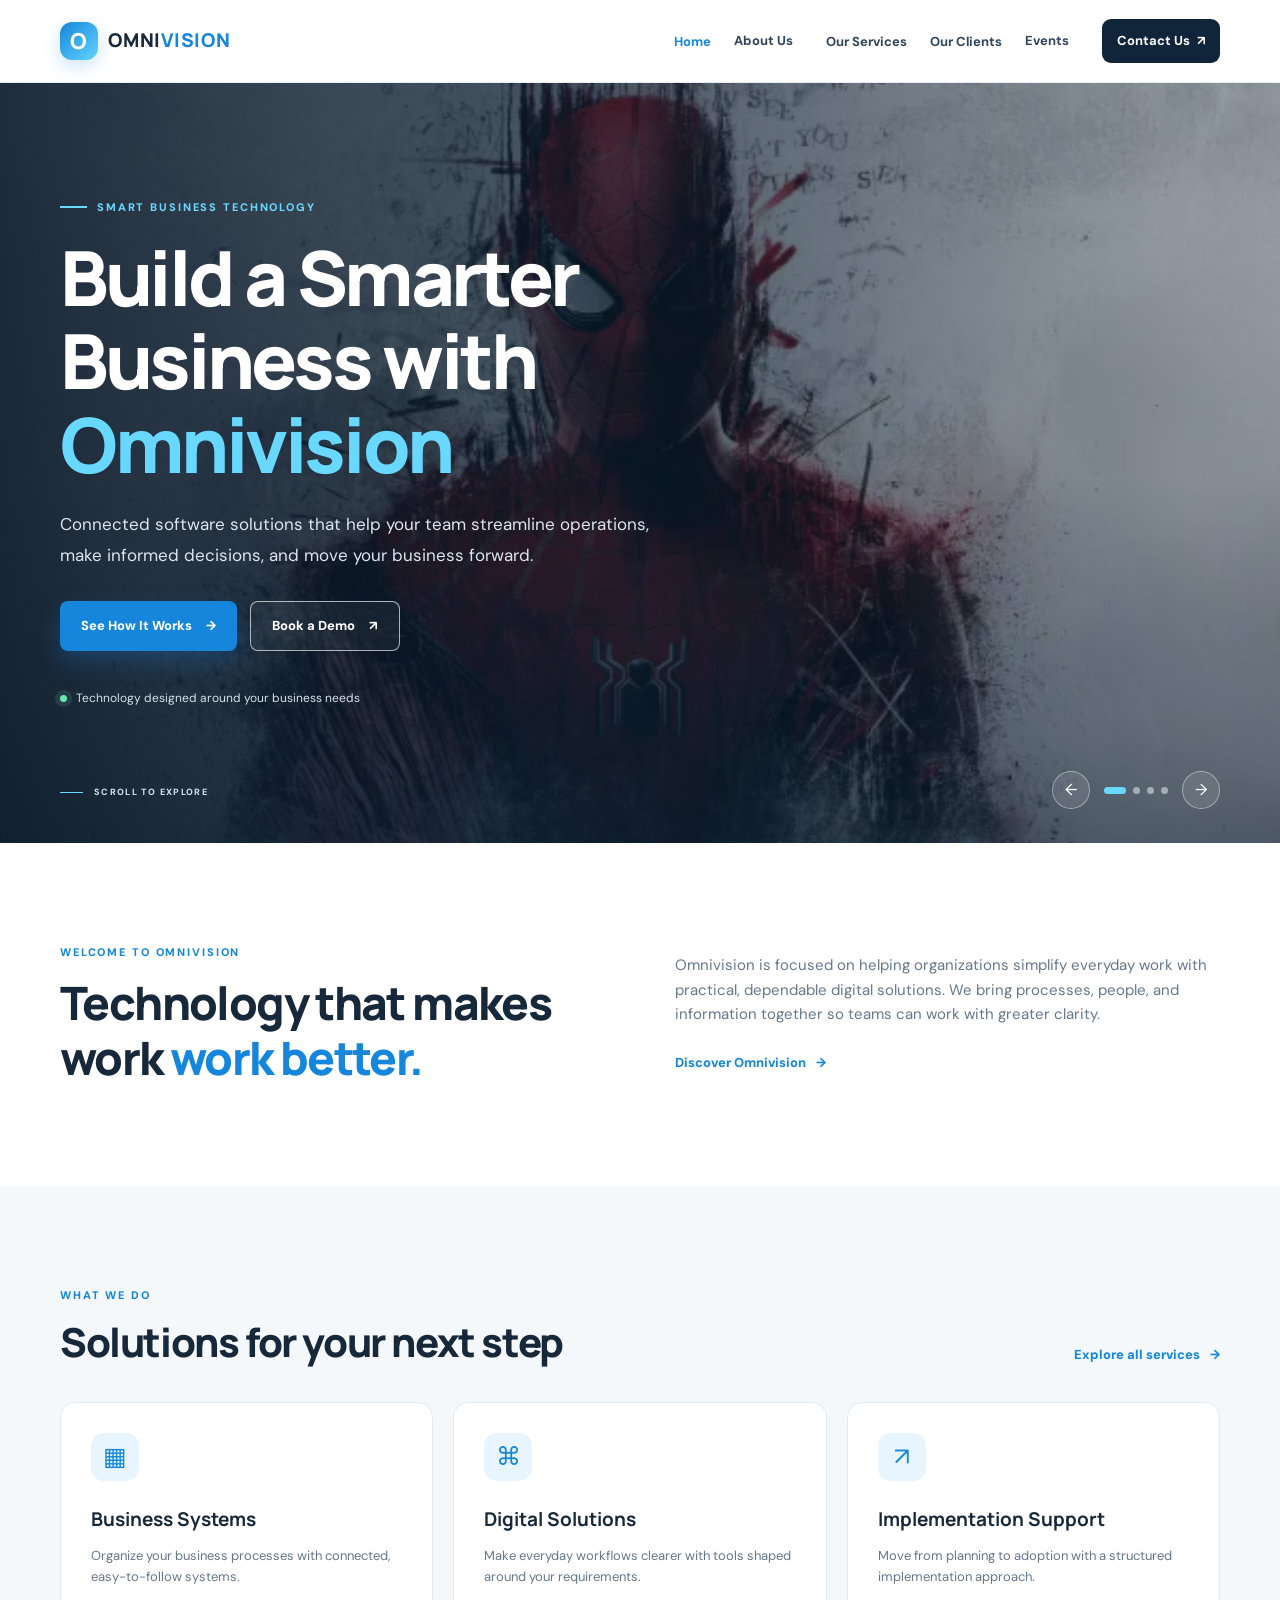
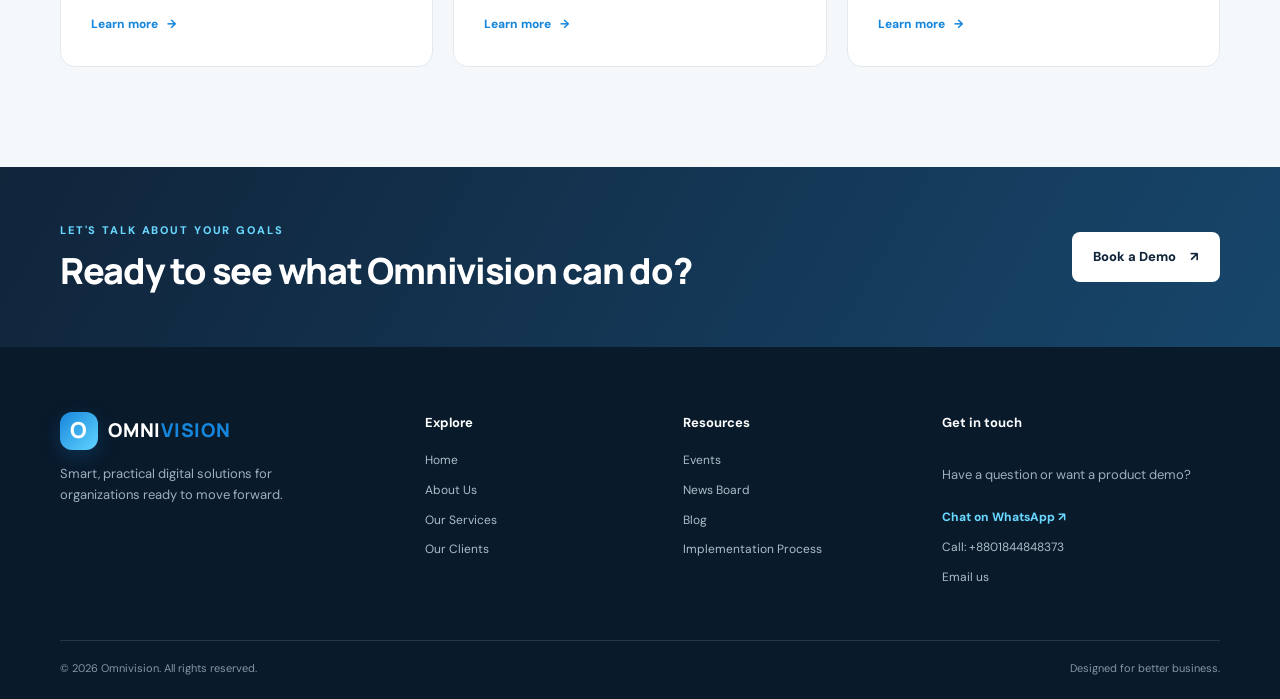
<file: index.html>
<!DOCTYPE html>
<html lang="en">
<head>
  <meta charset="UTF-8">
  <meta name="viewport" content="width=device-width, initial-scale=1.0">
  <meta name="description" content="Omnivision provides smart business software solutions to help organizations work better.">
  <title>Omnivision | Smart Business Solutions</title>
  <link rel="stylesheet" href="style.css">
  <script src="script.js" defer></script>
</head>
<body>
  <header class="site-header">
    <nav class="navbar container" aria-label="Main navigation">
      <a class="brand" href="index.html" aria-label="Omnivision home">
        <span class="brand-mark">O</span><span>OMNI<span class="brand-accent">VISION</span></span>
      </a>
      <button class="menu-toggle" type="button" aria-label="Open navigation menu" aria-expanded="false">
        <span></span><span></span><span></span>
      </button>
      <ul class="nav-links">
        <li><a class="active" href="index.html">Home</a></li>
        <li class="has-dropdown">
          <div class="nav-about-row"><a href="Particals/about.html">About Us</a><button class="nav-dropdown-toggle" type="button" aria-label="Open About Us submenu" aria-expanded="false"><span class="chevron">⌄</span></button></div>
          <ul class="dropdown">
            
            <li><a href="Particals/chooseUs.html">Why Choose Us</a></li>
            <li><a href="Particals/solution.html#implementation-process">Implementation Process</a></li>
            <li><a href="Particals/solution.html#lead-team">Lead Team</a></li>
          </ul>
        </li>
        <li><a href="Particals/ourServices.html">Our Services</a></li>
        <li><a href="Particals/ourClients.html">Our Clients</a></li>
        <li class="has-dropdown">
          <div class="nav-about-row"><a href="Particals/event.html">Events</a><button class="nav-dropdown-toggle" type="button" aria-label="Open Events submenu" aria-expanded="false"><span class="chevron" aria-hidden="true">⌄</span></button></div>
          <ul class="dropdown">
            <li><a href="Particals/newsBoard.html">News Board</a></li>
            <li><a href="Particals/Blog.html">Blog</a></li>
          </ul>
        </li>
        <li><a class="nav-contact" href="https://wa.me/8801844848373?text=Hello%20Omnivision%2C%20I%20would%20like%20to%20know%20more." target="_blank" rel="noopener">Contact Us <span aria-hidden="true">↗</span></a></li>
      </ul>
    </nav>
  </header>

  <main>
    <section class="hero" id="home" aria-label="Omnivision introduction">
      <div class="hero-slides" aria-hidden="true">
        <div class="hero-slide active" style="background-image:url('assets/images/pic1.jpg')"></div>
        <div class="hero-slide" style="background-image:url('assets/images/pic2.jpg')"></div>
        <div class="hero-slide" style="background-image:url('assets/images/pic3.jpg')"></div>
        <div class="hero-slide" style="background-image:url('assets/images/pic4.jpg')"></div>
      </div>
      <div class="hero-overlay"></div>
      <div class="hero-content container">
        <p class="eyebrow"><span class="eyebrow-line"></span> SMART BUSINESS TECHNOLOGY</p>
        <h1>Build a Smarter Business with <span>Omnivision</span></h1>
        <p class="hero-description">Connected software solutions that help your team streamline operations, make informed decisions, and move your business forward.</p>
        <div class="hero-actions">
          <a class="btn btn-primary" href="Particals/solution.html#implementation-process">See How It Works <span aria-hidden="true">→</span></a>
          <a class="btn btn-outline" href="https://wa.me/8801844848373?text=Hello%20Omnivision%2C%20I%20would%20like%20to%20book%20a%20demo." target="_blank" rel="noopener">Book a Demo <span aria-hidden="true">↗</span></a>
        </div>
        <div class="hero-trust">
          <span class="trust-dot"></span>
          <span>Technology designed around your business needs</span>
        </div>
      </div>
      <div class="slider-controls" aria-label="Hero image controls">
        <button class="slider-arrow slider-prev" type="button" aria-label="Previous background image">←</button>
        <div class="slider-dots">
          <button class="slider-dot active" type="button" aria-label="Show slide 1"></button>
          <button class="slider-dot" type="button" aria-label="Show slide 2"></button>
          <button class="slider-dot" type="button" aria-label="Show slide 3"></button>
          <button class="slider-dot" type="button" aria-label="Show slide 4"></button>
        </div>
        <button class="slider-arrow slider-next" type="button" aria-label="Next background image">→</button>
      </div>
      <a class="scroll-cue" href="#intro" aria-label="Scroll to introduction"><span></span> SCROLL TO EXPLORE</a>
    </section>

    <section class="intro-section section-pad" id="intro">
      <div class="container intro-grid">
        <div>
          <p class="eyebrow eyebrow-dark">WELCOME TO OMNIVISION</p>
          <h2>Technology that makes work <span>work better.</span></h2>
        </div>
        <div class="intro-copy">
          <p>Omnivision is focused on helping organizations simplify everyday work with practical, dependable digital solutions. We bring processes, people, and information together so teams can work with greater clarity.</p>
          <a class="text-link" href="Particals/about.html">Discover Omnivision <span aria-hidden="true">→</span></a>
        </div>
      </div>
    </section>

    <section class="services-preview section-pad">
      <div class="container">
        <div class="section-heading">
          <div><p class="eyebrow eyebrow-dark">WHAT WE DO</p><h2>Solutions for your next step</h2></div>
          <a class="text-link" href="Particals/ourServices.html">Explore all services <span aria-hidden="true">→</span></a>
        </div>
        <div class="service-grid">
          <article class="service-card"><span class="service-icon">▦</span><h3>Business Systems</h3><p>Organize your business processes with connected, easy-to-follow systems.</p><a href="Particals/ourServices.html">Learn more <span>→</span></a></article>
          <article class="service-card"><span class="service-icon">⌘</span><h3>Digital Solutions</h3><p>Make everyday workflows clearer with tools shaped around your requirements.</p><a href="Particals/ourServices.html">Learn more <span>→</span></a></article>
          <article class="service-card"><span class="service-icon">↗</span><h3>Implementation Support</h3><p>Move from planning to adoption with a structured implementation approach.</p><a href="Particals/solution.html#implementation-process">Learn more <span>→</span></a></article>
        </div>
      </div>
    </section>

    <section class="cta-band">
      <div class="container cta-content">
        <div><p class="eyebrow">LET'S TALK ABOUT YOUR GOALS</p><h2>Ready to see what Omnivision can do?</h2></div>
        <a class="btn btn-light" href="https://wa.me/8801844848373?text=Hello%20Omnivision%2C%20I%20would%20like%20to%20book%20a%20demo." target="_blank" rel="noopener">Book a Demo <span>↗</span></a>
      </div>
    </section>
  </main>

  <footer class="site-footer">
    <div class="container footer-main">
      <div class="footer-brand-block">
        <a class="brand brand-footer" href="index.html"><span class="brand-mark">O</span><span>OMNI<span class="brand-accent">VISION</span></span></a>
        <p>Smart, practical digital solutions for organizations ready to move forward.</p>
      </div>
      <div class="footer-col"><h3>Explore</h3><a href="index.html">Home</a><a href="Particals/about.html">About Us</a><a href="Particals/ourServices.html">Our Services</a><a href="Particals/ourClients.html">Our Clients</a></div>
      <div class="footer-col"><h3>Resources</h3><a href="Particals/event.html">Events</a><a href="Particals/newsBoard.html">News Board</a><a href="Particals/Blog.html">Blog</a><a href="Particals/solution.html#implementation-process">Implementation Process</a></div>
      <div class="footer-col"><h3>Get in touch</h3><p>Have a question or want a product demo?</p><a class="footer-whatsapp" href="https://wa.me/8801844848373?text=Hello%20Omnivision" target="_blank" rel="noopener">Chat on WhatsApp ↗</a><a class="footer-contact-link" href="tel:+8801844848373">Call: +8801844848373</a><a class="footer-contact-link" href="mailto:sasohagahmed21425@gmail.com">Email us</a></div>
    </div>
    <div class="container footer-bottom"><span>© <span id="current-year">2026</span> Omnivision. All rights reserved.</span><span>Designed for better business.</span></div>
  </footer>
</body>
</html>
</file>
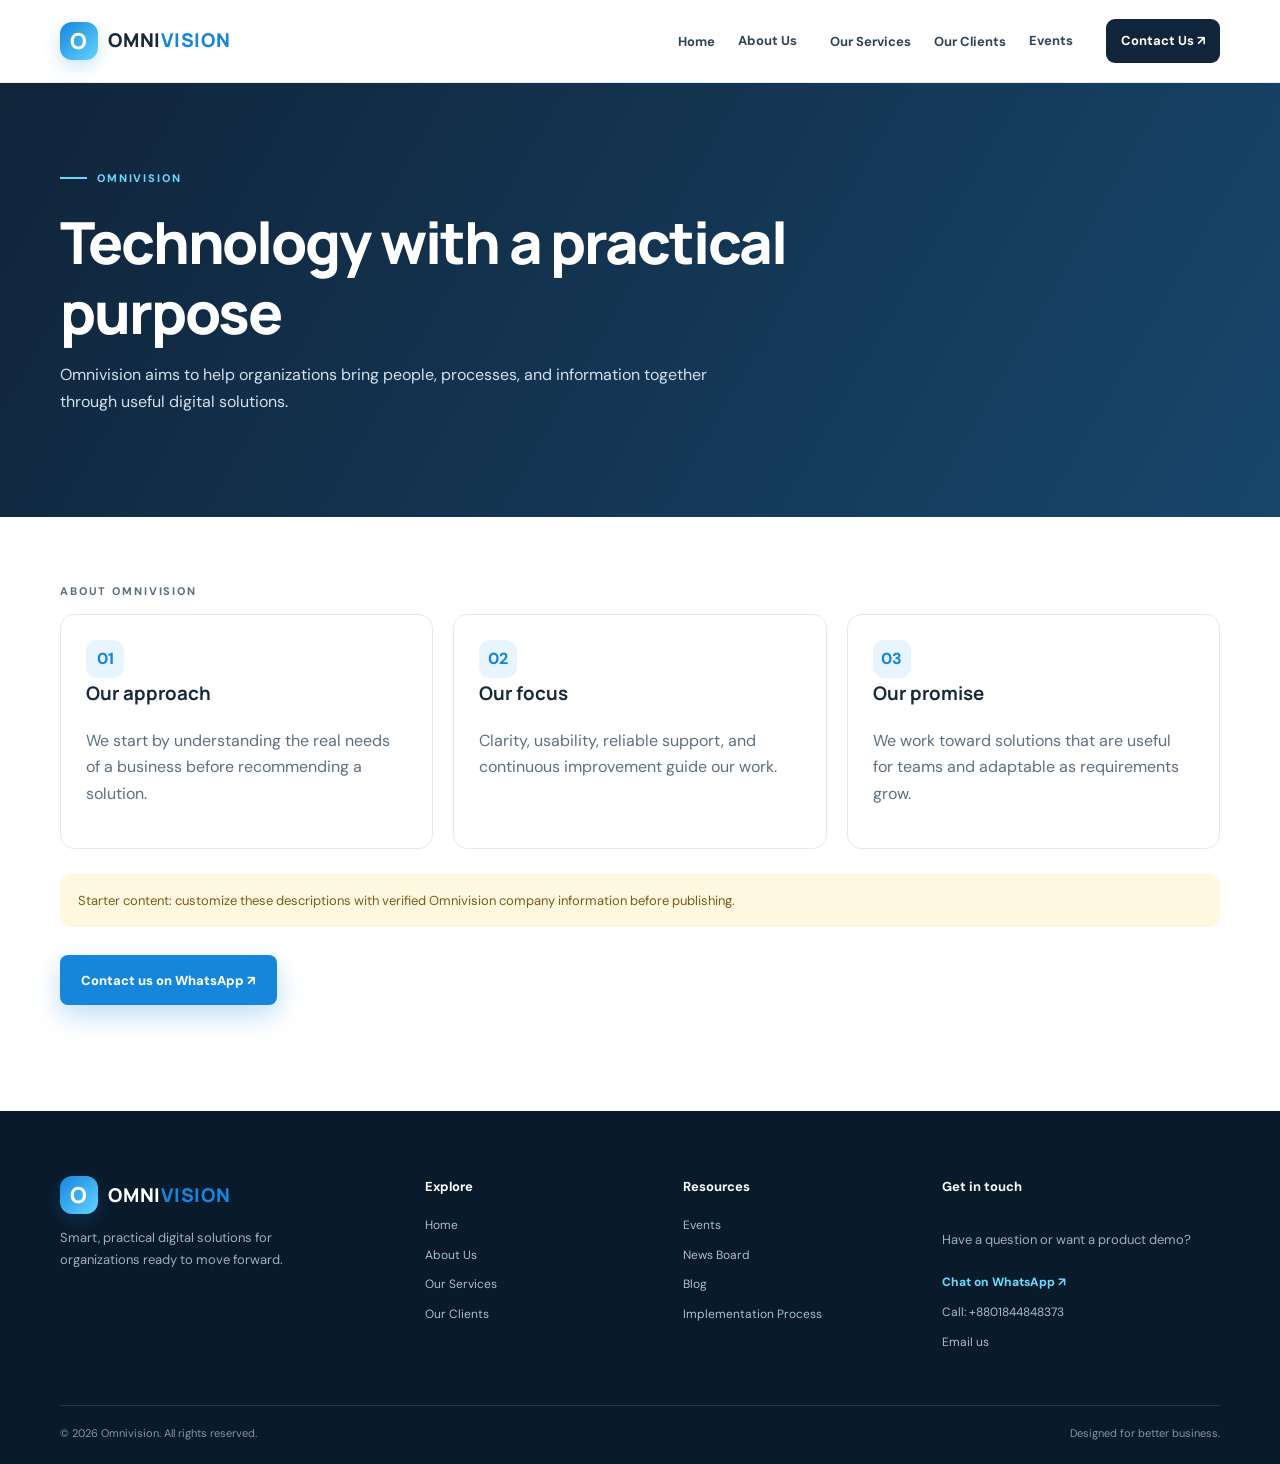
<file: Particals/about.html>
<!DOCTYPE html>
<html lang="en">
<head>
  <meta charset="UTF-8">
  <meta name="viewport" content="width=device-width, initial-scale=1.0">
  <meta name="description" content="About Omnivision | Omnivision">
  <title>About Omnivision | Omnivision</title>
  <link rel="stylesheet" href="../style.css">
  <script src="../script.js" defer></script>
</head>
<body>
  <header class="site-header">
    <nav class="navbar container" aria-label="Main navigation">
      <a class="brand" href="../index.html"><span class="brand-mark">O</span><span>OMNI<span class="brand-accent">VISION</span></span></a>
      <button class="menu-toggle" type="button" aria-label="Open navigation menu" aria-expanded="false"><span></span><span></span><span></span></button>
      <ul class="nav-links">
        <li><a href="../index.html">Home</a></li>
        <li class="has-dropdown"><div class="nav-about-row"><a href="about.html">About Us</a><button class="nav-dropdown-toggle" type="button" aria-label="Open About Us submenu" aria-expanded="false"><span class="chevron">⌄</span></button></div>
          <ul class="dropdown">
            
            <li><a href="chooseUs.html">Why Choose Us</a></li>
            <li><a href="solution.html#implementation-process">Implementation Process</a></li>
            <li><a href="solution.html#lead-team">Lead Team</a></li>
          </ul>
        </li>
        <li><a href="ourServices.html">Our Services</a></li>
        <li><a href="ourClients.html">Our Clients</a></li>
        <li class="has-dropdown"><div class="nav-about-row"><a href="event.html">Events</a><button class="nav-dropdown-toggle" type="button" aria-label="Open Events submenu" aria-expanded="false"><span class="chevron" aria-hidden="true">⌄</span></button></div>
          <ul class="dropdown"><li><a href="newsBoard.html">News Board</a></li><li><a href="Blog.html">Blog</a></li></ul>
        </li>
        <li><a class="nav-contact" href="https://wa.me/8801844848373?text=Hello%20Omnivision" target="_blank" rel="noopener">Contact Us ↗</a></li>
      </ul>
    </nav>
  </header>
  <main>
    <section class="page-hero"><div class="container"><p class="eyebrow"><span class="eyebrow-line"></span> OMNIVISION</p><h1>Technology with a practical purpose</h1><p>Omnivision aims to help organizations bring people, processes, and information together through useful digital solutions.</p></div></section>
    <section class="content-section"><div class="container"><p class="eyebrow eyebrow-dark">ABOUT OMNIVISION</p><div class="content-grid">
          <article class="info-card"><span class="number">01</span><h3>Our approach</h3><p>We start by understanding the real needs of a business before recommending a solution.</p></article>
          <article class="info-card"><span class="number">02</span><h3>Our focus</h3><p>Clarity, usability, reliable support, and continuous improvement guide our work.</p></article>
          <article class="info-card"><span class="number">03</span><h3>Our promise</h3><p>We work toward solutions that are useful for teams and adaptable as requirements grow.</p></article>
    </div>
    <div class="note">Starter content: customize these descriptions with verified Omnivision company information before publishing.</div>
    <p style="margin-top:28px"><a class="btn btn-primary" href="https://wa.me/8801844848373?text=Hello%20Omnivision" target="_blank" rel="noopener">Contact us on WhatsApp ↗</a></p>
    </div></section>
  </main>
  <footer class="site-footer"><div class="container footer-main">
    <div class="footer-brand-block"><a class="brand brand-footer" href="../index.html"><span class="brand-mark">O</span><span>OMNI<span class="brand-accent">VISION</span></span></a><p>Smart, practical digital solutions for organizations ready to move forward.</p></div>
    <div class="footer-col"><h3>Explore</h3><a href="../index.html">Home</a><a href="about.html">About Us</a><a href="ourServices.html">Our Services</a><a href="ourClients.html">Our Clients</a></div>
    <div class="footer-col"><h3>Resources</h3><a href="event.html">Events</a><a href="newsBoard.html">News Board</a><a href="Blog.html">Blog</a><a href="solution.html#implementation-process">Implementation Process</a></div>
    <div class="footer-col"><h3>Get in touch</h3><p>Have a question or want a product demo?</p><a class="footer-whatsapp" href="https://wa.me/8801844848373?text=Hello%20Omnivision" target="_blank" rel="noopener">Chat on WhatsApp ↗</a><a class="footer-contact-link" href="tel:+8801844848373">Call: +8801844848373</a><a class="footer-contact-link" href="mailto:sasohagahmed21425@gmail.com">Email us</a></div>
  </div><div class="container footer-bottom"><span>© <span id="current-year">2026</span> Omnivision. All rights reserved.</span><span>Designed for better business.</span></div></footer>
</body>
</html>
</file>
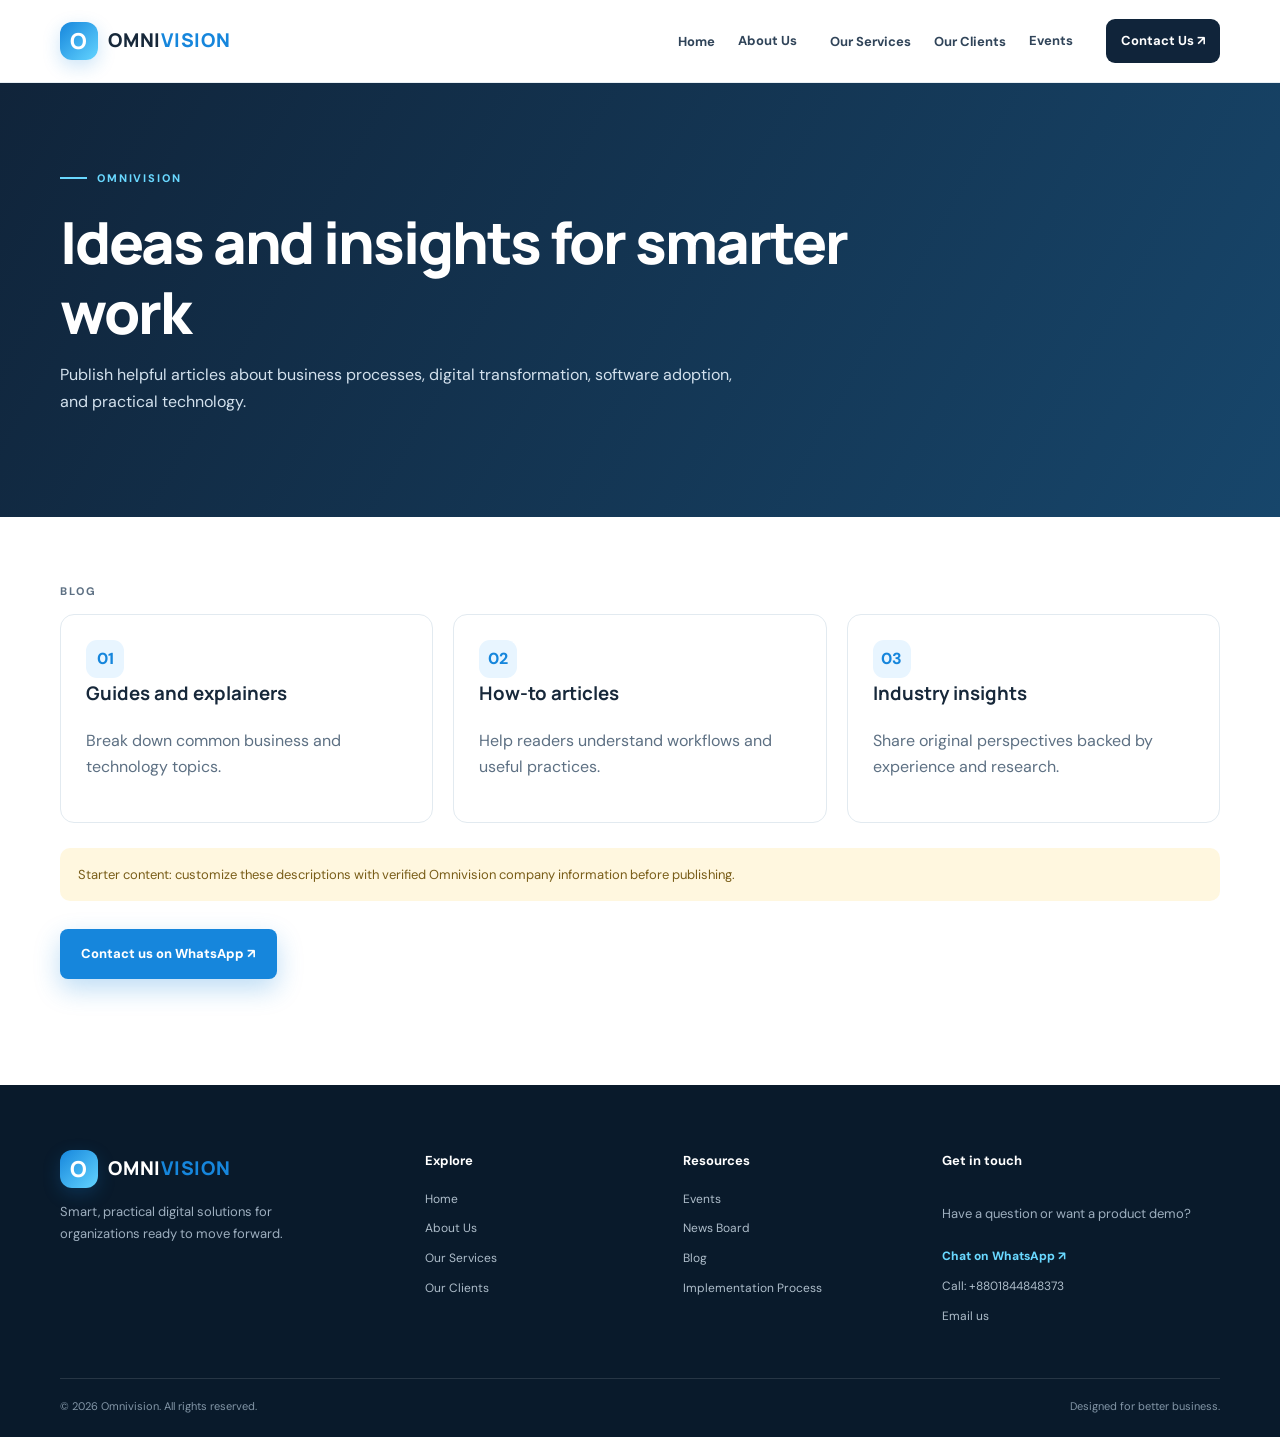
<file: Particals/Blog.html>
<!DOCTYPE html>
<html lang="en">
<head>
  <meta charset="UTF-8">
  <meta name="viewport" content="width=device-width, initial-scale=1.0">
  <meta name="description" content="Blog | Omnivision">
  <title>Blog | Omnivision</title>
  <link rel="stylesheet" href="../style.css">
  <script src="../script.js" defer></script>
</head>
<body>
  <header class="site-header">
    <nav class="navbar container" aria-label="Main navigation">
      <a class="brand" href="../index.html"><span class="brand-mark">O</span><span>OMNI<span class="brand-accent">VISION</span></span></a>
      <button class="menu-toggle" type="button" aria-label="Open navigation menu" aria-expanded="false"><span></span><span></span><span></span></button>
      <ul class="nav-links">
        <li><a href="../index.html">Home</a></li>
        <li class="has-dropdown"><div class="nav-about-row"><a href="about.html">About Us</a><button class="nav-dropdown-toggle" type="button" aria-label="Open About Us submenu" aria-expanded="false"><span class="chevron">⌄</span></button></div>
          <ul class="dropdown">
            
            <li><a href="chooseUs.html">Why Choose Us</a></li>
            <li><a href="solution.html#implementation-process">Implementation Process</a></li>
            <li><a href="solution.html#lead-team">Lead Team</a></li>
          </ul>
        </li>
        <li><a href="ourServices.html">Our Services</a></li>
        <li><a href="ourClients.html">Our Clients</a></li>
        <li class="has-dropdown"><div class="nav-about-row"><a href="event.html">Events</a><button class="nav-dropdown-toggle" type="button" aria-label="Open Events submenu" aria-expanded="false"><span class="chevron" aria-hidden="true">⌄</span></button></div>
          <ul class="dropdown"><li><a href="newsBoard.html">News Board</a></li><li><a href="Blog.html">Blog</a></li></ul>
        </li>
        <li><a class="nav-contact" href="https://wa.me/8801844848373?text=Hello%20Omnivision" target="_blank" rel="noopener">Contact Us ↗</a></li>
      </ul>
    </nav>
  </header>
  <main>
    <section class="page-hero"><div class="container"><p class="eyebrow"><span class="eyebrow-line"></span> OMNIVISION</p><h1>Ideas and insights for smarter work</h1><p>Publish helpful articles about business processes, digital transformation, software adoption, and practical technology.</p></div></section>
    <section class="content-section"><div class="container"><p class="eyebrow eyebrow-dark">BLOG</p><div class="content-grid">
          <article class="info-card"><span class="number">01</span><h3>Guides and explainers</h3><p>Break down common business and technology topics.</p></article>
          <article class="info-card"><span class="number">02</span><h3>How-to articles</h3><p>Help readers understand workflows and useful practices.</p></article>
          <article class="info-card"><span class="number">03</span><h3>Industry insights</h3><p>Share original perspectives backed by experience and research.</p></article>
    </div>
    <div class="note">Starter content: customize these descriptions with verified Omnivision company information before publishing.</div>
    <p style="margin-top:28px"><a class="btn btn-primary" href="https://wa.me/8801844848373?text=Hello%20Omnivision" target="_blank" rel="noopener">Contact us on WhatsApp ↗</a></p>
    </div></section>
  </main>
  <footer class="site-footer"><div class="container footer-main">
    <div class="footer-brand-block"><a class="brand brand-footer" href="../index.html"><span class="brand-mark">O</span><span>OMNI<span class="brand-accent">VISION</span></span></a><p>Smart, practical digital solutions for organizations ready to move forward.</p></div>
    <div class="footer-col"><h3>Explore</h3><a href="../index.html">Home</a><a href="about.html">About Us</a><a href="ourServices.html">Our Services</a><a href="ourClients.html">Our Clients</a></div>
    <div class="footer-col"><h3>Resources</h3><a href="event.html">Events</a><a href="newsBoard.html">News Board</a><a href="Blog.html">Blog</a><a href="solution.html#implementation-process">Implementation Process</a></div>
    <div class="footer-col"><h3>Get in touch</h3><p>Have a question or want a product demo?</p><a class="footer-whatsapp" href="https://wa.me/8801844848373?text=Hello%20Omnivision" target="_blank" rel="noopener">Chat on WhatsApp ↗</a><a class="footer-contact-link" href="tel:+8801844848373">Call: +8801844848373</a><a class="footer-contact-link" href="mailto:sasohagahmed21425@gmail.com">Email us</a></div>
  </div><div class="container footer-bottom"><span>© <span id="current-year">2026</span> Omnivision. All rights reserved.</span><span>Designed for better business.</span></div></footer>
</body>
</html>
</file>
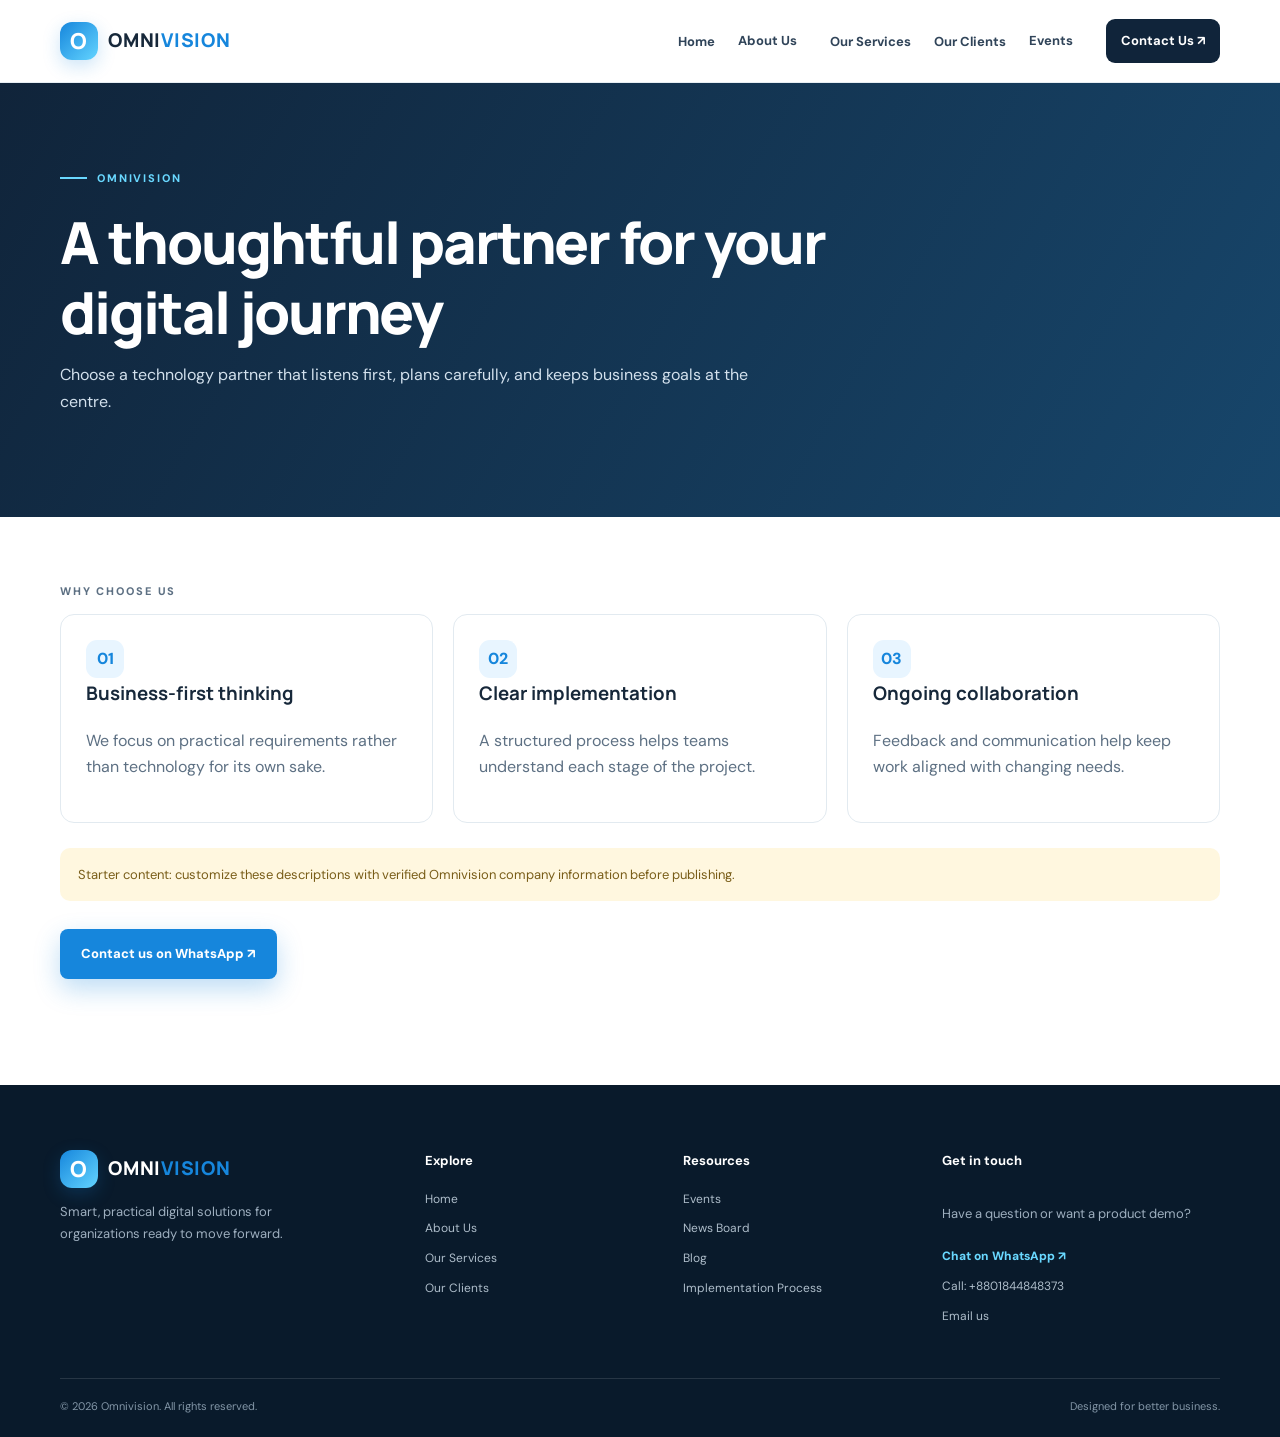
<file: Particals/chooseUs.html>
<!DOCTYPE html>
<html lang="en">
<head>
  <meta charset="UTF-8">
  <meta name="viewport" content="width=device-width, initial-scale=1.0">
  <meta name="description" content="Why Choose Us | Omnivision">
  <title>Why Choose Us | Omnivision</title>
  <link rel="stylesheet" href="../style.css">
  <script src="../script.js" defer></script>
</head>
<body>
  <header class="site-header">
    <nav class="navbar container" aria-label="Main navigation">
      <a class="brand" href="../index.html"><span class="brand-mark">O</span><span>OMNI<span class="brand-accent">VISION</span></span></a>
      <button class="menu-toggle" type="button" aria-label="Open navigation menu" aria-expanded="false"><span></span><span></span><span></span></button>
      <ul class="nav-links">
        <li><a href="../index.html">Home</a></li>
        <li class="has-dropdown"><div class="nav-about-row"><a href="about.html">About Us</a><button class="nav-dropdown-toggle" type="button" aria-label="Open About Us submenu" aria-expanded="false"><span class="chevron">⌄</span></button></div>
          <ul class="dropdown">
            
            <li><a href="chooseUs.html">Why Choose Us</a></li>
            <li><a href="solution.html#implementation-process">Implementation Process</a></li>
            <li><a href="solution.html#lead-team">Lead Team</a></li>
          </ul>
        </li>
        <li><a href="ourServices.html">Our Services</a></li>
        <li><a href="ourClients.html">Our Clients</a></li>
        <li class="has-dropdown"><div class="nav-about-row"><a href="event.html">Events</a><button class="nav-dropdown-toggle" type="button" aria-label="Open Events submenu" aria-expanded="false"><span class="chevron" aria-hidden="true">⌄</span></button></div>
          <ul class="dropdown"><li><a href="newsBoard.html">News Board</a></li><li><a href="Blog.html">Blog</a></li></ul>
        </li>
        <li><a class="nav-contact" href="https://wa.me/8801844848373?text=Hello%20Omnivision" target="_blank" rel="noopener">Contact Us ↗</a></li>
      </ul>
    </nav>
  </header>
  <main>
    <section class="page-hero"><div class="container"><p class="eyebrow"><span class="eyebrow-line"></span> OMNIVISION</p><h1>A thoughtful partner for your digital journey</h1><p>Choose a technology partner that listens first, plans carefully, and keeps business goals at the centre.</p></div></section>
    <section class="content-section"><div class="container"><p class="eyebrow eyebrow-dark">WHY CHOOSE US</p><div class="content-grid">
          <article class="info-card"><span class="number">01</span><h3>Business-first thinking</h3><p>We focus on practical requirements rather than technology for its own sake.</p></article>
          <article class="info-card"><span class="number">02</span><h3>Clear implementation</h3><p>A structured process helps teams understand each stage of the project.</p></article>
          <article class="info-card"><span class="number">03</span><h3>Ongoing collaboration</h3><p>Feedback and communication help keep work aligned with changing needs.</p></article>
    </div>
    <div class="note">Starter content: customize these descriptions with verified Omnivision company information before publishing.</div>
    <p style="margin-top:28px"><a class="btn btn-primary" href="https://wa.me/8801844848373?text=Hello%20Omnivision" target="_blank" rel="noopener">Contact us on WhatsApp ↗</a></p>
    </div></section>
  </main>
  <footer class="site-footer"><div class="container footer-main">
    <div class="footer-brand-block"><a class="brand brand-footer" href="../index.html"><span class="brand-mark">O</span><span>OMNI<span class="brand-accent">VISION</span></span></a><p>Smart, practical digital solutions for organizations ready to move forward.</p></div>
    <div class="footer-col"><h3>Explore</h3><a href="../index.html">Home</a><a href="about.html">About Us</a><a href="ourServices.html">Our Services</a><a href="ourClients.html">Our Clients</a></div>
    <div class="footer-col"><h3>Resources</h3><a href="event.html">Events</a><a href="newsBoard.html">News Board</a><a href="Blog.html">Blog</a><a href="solution.html#implementation-process">Implementation Process</a></div>
    <div class="footer-col"><h3>Get in touch</h3><p>Have a question or want a product demo?</p><a class="footer-whatsapp" href="https://wa.me/8801844848373?text=Hello%20Omnivision" target="_blank" rel="noopener">Chat on WhatsApp ↗</a><a class="footer-contact-link" href="tel:+8801844848373">Call: +8801844848373</a><a class="footer-contact-link" href="mailto:sasohagahmed21425@gmail.com">Email us</a></div>
  </div><div class="container footer-bottom"><span>© <span id="current-year">2026</span> Omnivision. All rights reserved.</span><span>Designed for better business.</span></div></footer>
</body>
</html>
</file>
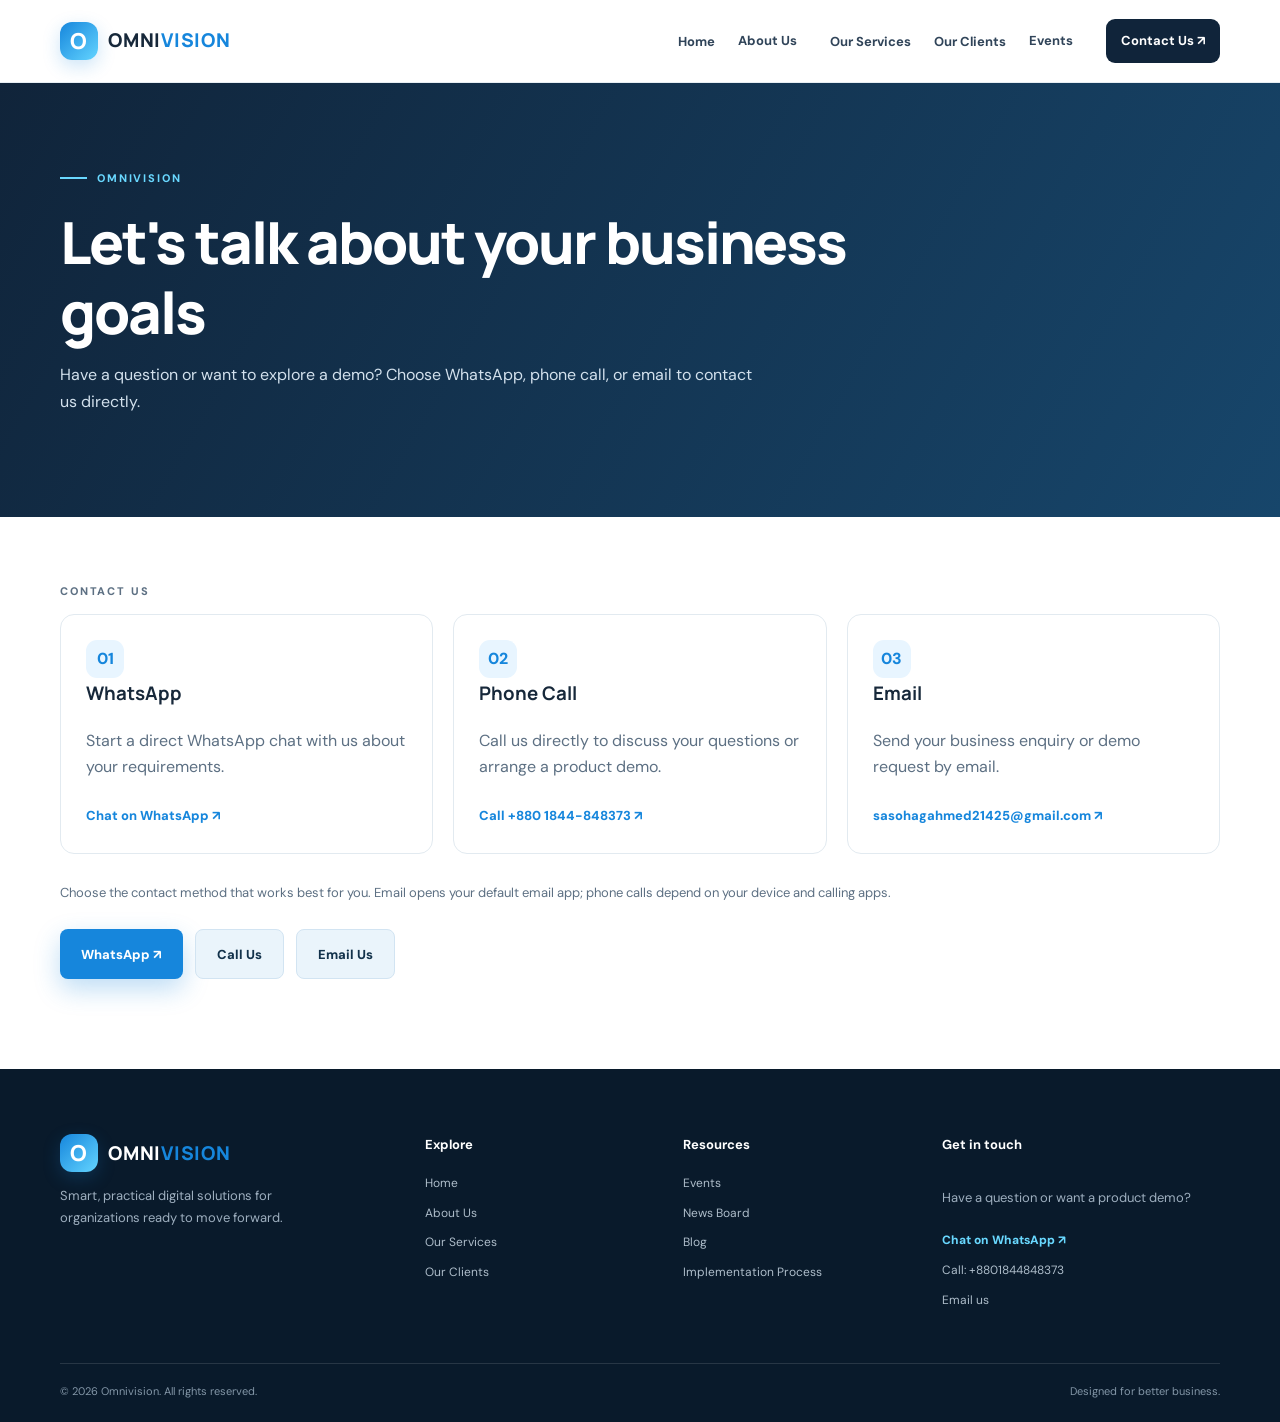
<file: Particals/contact us.html>
<!DOCTYPE html>
<html lang="en">
<head>
  <meta charset="UTF-8">
  <meta name="viewport" content="width=device-width, initial-scale=1.0">
  <meta name="description" content="Contact Us | Omnivision">
  <title>Contact Us | Omnivision</title>
  <link rel="stylesheet" href="../style.css">
  <script src="../script.js" defer></script>
</head>
<body>
  <header class="site-header">
    <nav class="navbar container" aria-label="Main navigation">
      <a class="brand" href="../index.html"><span class="brand-mark">O</span><span>OMNI<span class="brand-accent">VISION</span></span></a>
      <button class="menu-toggle" type="button" aria-label="Open navigation menu" aria-expanded="false"><span></span><span></span><span></span></button>
      <ul class="nav-links">
        <li><a href="../index.html">Home</a></li>
        <li class="has-dropdown"><div class="nav-about-row"><a href="about.html">About Us</a><button class="nav-dropdown-toggle" type="button" aria-label="Open About Us submenu" aria-expanded="false"><span class="chevron">⌄</span></button></div>
          <ul class="dropdown">
            
            <li><a href="chooseUs.html">Why Choose Us</a></li>
            <li><a href="solution.html#implementation-process">Implementation Process</a></li>
            <li><a href="solution.html#lead-team">Lead Team</a></li>
          </ul>
        </li>
        <li><a href="ourServices.html">Our Services</a></li>
        <li><a href="ourClients.html">Our Clients</a></li>
        <li class="has-dropdown"><div class="nav-about-row"><a href="event.html">Events</a><button class="nav-dropdown-toggle" type="button" aria-label="Open Events submenu" aria-expanded="false"><span class="chevron" aria-hidden="true">⌄</span></button></div>
          <ul class="dropdown"><li><a href="newsBoard.html">News Board</a></li><li><a href="Blog.html">Blog</a></li></ul>
        </li>
        <li><a class="nav-contact" href="https://wa.me/8801844848373?text=Hello%20Omnivision" target="_blank" rel="noopener">Contact Us ↗</a></li>
      </ul>
    </nav>
  </header>
  <main>
    <section class="page-hero"><div class="container"><p class="eyebrow"><span class="eyebrow-line"></span> OMNIVISION</p><h1>Let's talk about your business goals</h1><p>Have a question or want to explore a demo? Choose WhatsApp, phone call, or email to contact us directly.</p></div></section>
    <section class="content-section"><div class="container"><p class="eyebrow eyebrow-dark">CONTACT US</p><div class="content-grid">
          <article class="info-card"><span class="number">01</span><h3>WhatsApp</h3><p>Start a direct WhatsApp chat with us about your requirements.</p><a class="contact-card-link" href="https://wa.me/8801844848373?text=Hello%20Omnivision" target="_blank" rel="noopener">Chat on WhatsApp ↗</a></article>
          <article class="info-card"><span class="number">02</span><h3>Phone Call</h3><p>Call us directly to discuss your questions or arrange a product demo.</p><a class="contact-card-link" href="tel:+8801844848373">Call +880 1844-848373 ↗</a></article>
          <article class="info-card"><span class="number">03</span><h3>Email</h3><p>Send your business enquiry or demo request by email.</p><a class="contact-card-link" href="mailto:sasohagahmed21425@gmail.com?subject=Omnivision%20Enquiry">sasohagahmed21425@gmail.com ↗</a></article>
    </div>
    <p class="contact-note">Choose the contact method that works best for you. Email opens your default email app; phone calls depend on your device and calling apps.</p>
    <div class="contact-actions"><a class="btn btn-primary" href="https://wa.me/8801844848373?text=Hello%20Omnivision" target="_blank" rel="noopener">WhatsApp ↗</a><a class="btn btn-call" href="tel:+8801844848373">Call Us</a><a class="btn btn-email" href="mailto:sasohagahmed21425@gmail.com?subject=Omnivision%20Enquiry">Email Us</a></div>
    </div></section>
  </main>
  <footer class="site-footer"><div class="container footer-main">
    <div class="footer-brand-block"><a class="brand brand-footer" href="../index.html"><span class="brand-mark">O</span><span>OMNI<span class="brand-accent">VISION</span></span></a><p>Smart, practical digital solutions for organizations ready to move forward.</p></div>
    <div class="footer-col"><h3>Explore</h3><a href="../index.html">Home</a><a href="about.html">About Us</a><a href="ourServices.html">Our Services</a><a href="ourClients.html">Our Clients</a></div>
    <div class="footer-col"><h3>Resources</h3><a href="event.html">Events</a><a href="newsBoard.html">News Board</a><a href="Blog.html">Blog</a><a href="solution.html#implementation-process">Implementation Process</a></div>
    <div class="footer-col"><h3>Get in touch</h3><p>Have a question or want a product demo?</p><a class="footer-whatsapp" href="https://wa.me/8801844848373?text=Hello%20Omnivision" target="_blank" rel="noopener">Chat on WhatsApp ↗</a><a class="footer-contact-link" href="tel:+8801844848373">Call: +8801844848373</a><a class="footer-contact-link" href="mailto:sasohagahmed21425@gmail.com">Email us</a></div>
  </div><div class="container footer-bottom"><span>© <span id="current-year">2026</span> Omnivision. All rights reserved.</span><span>Designed for better business.</span></div></footer>
</body>
</html>
</file>
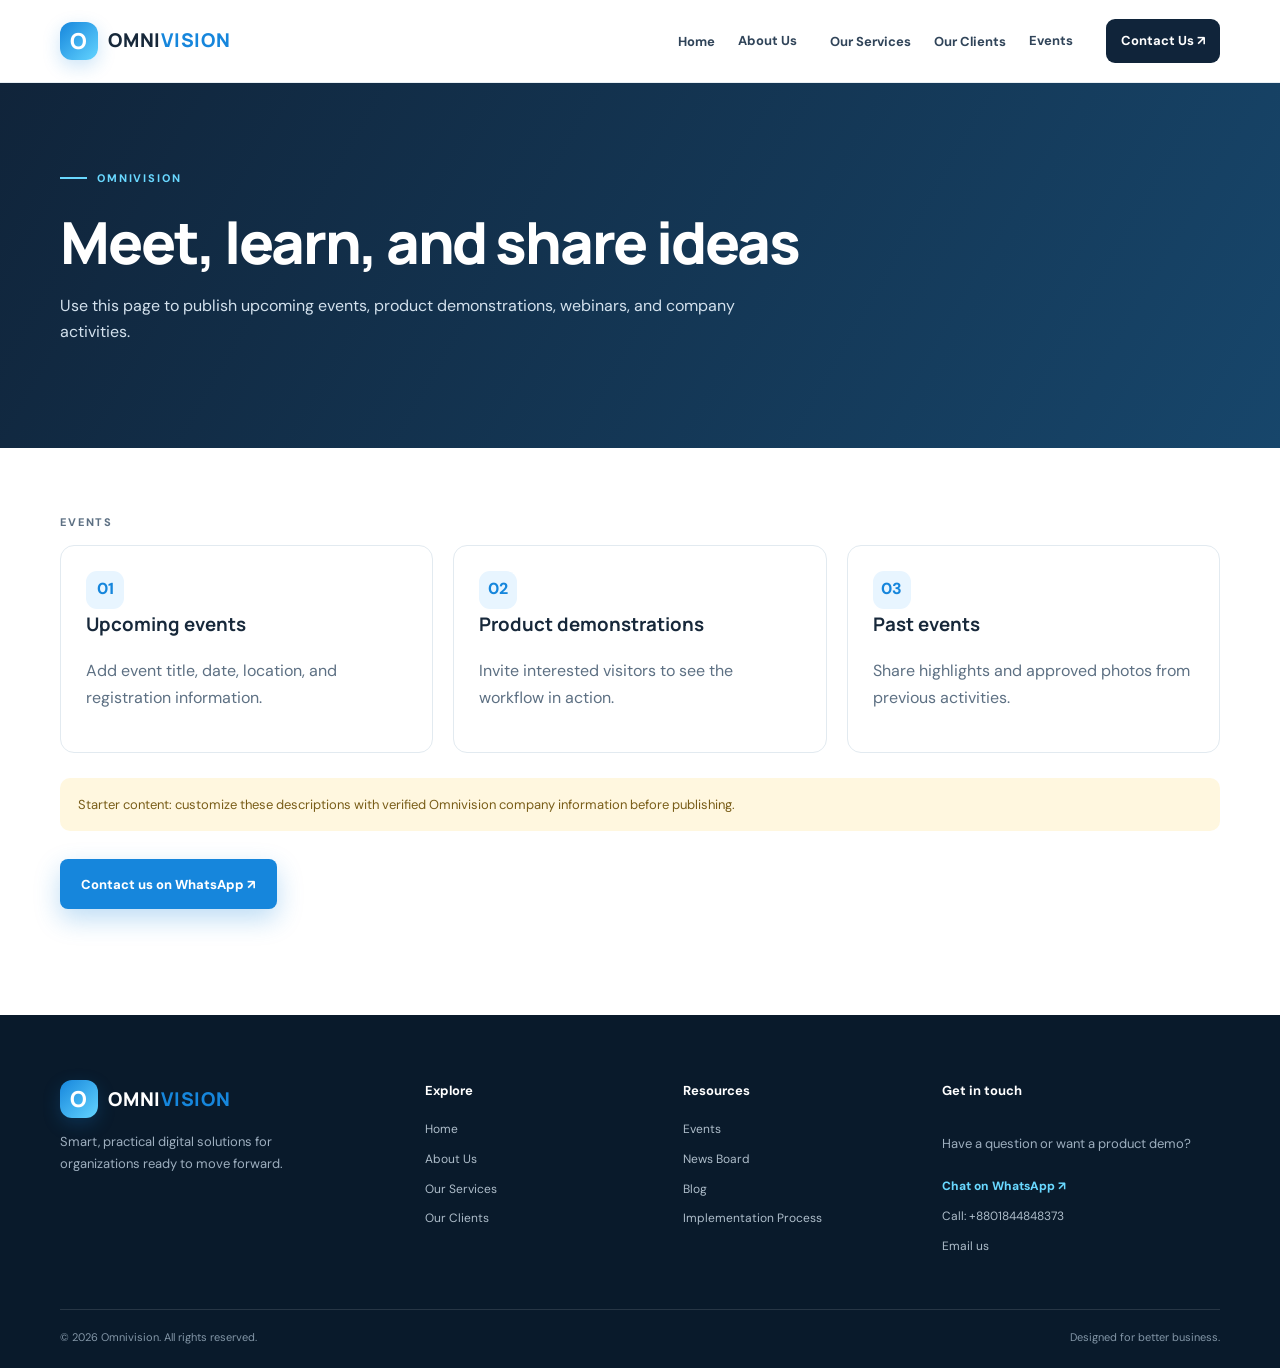
<file: Particals/event.html>
<!DOCTYPE html>
<html lang="en">
<head>
  <meta charset="UTF-8">
  <meta name="viewport" content="width=device-width, initial-scale=1.0">
  <meta name="description" content="Events | Omnivision">
  <title>Events | Omnivision</title>
  <link rel="stylesheet" href="../style.css">
  <script src="../script.js" defer></script>
</head>
<body>
  <header class="site-header">
    <nav class="navbar container" aria-label="Main navigation">
      <a class="brand" href="../index.html"><span class="brand-mark">O</span><span>OMNI<span class="brand-accent">VISION</span></span></a>
      <button class="menu-toggle" type="button" aria-label="Open navigation menu" aria-expanded="false"><span></span><span></span><span></span></button>
      <ul class="nav-links">
        <li><a href="../index.html">Home</a></li>
        <li class="has-dropdown"><div class="nav-about-row"><a href="about.html">About Us</a><button class="nav-dropdown-toggle" type="button" aria-label="Open About Us submenu" aria-expanded="false"><span class="chevron">⌄</span></button></div>
          <ul class="dropdown">
            
            <li><a href="chooseUs.html">Why Choose Us</a></li>
            <li><a href="solution.html#implementation-process">Implementation Process</a></li>
            <li><a href="solution.html#lead-team">Lead Team</a></li>
          </ul>
        </li>
        <li><a href="ourServices.html">Our Services</a></li>
        <li><a href="ourClients.html">Our Clients</a></li>
        <li class="has-dropdown"><div class="nav-about-row"><a href="event.html">Events</a><button class="nav-dropdown-toggle" type="button" aria-label="Open Events submenu" aria-expanded="false"><span class="chevron" aria-hidden="true">⌄</span></button></div>
          <ul class="dropdown"><li><a href="newsBoard.html">News Board</a></li><li><a href="Blog.html">Blog</a></li></ul>
        </li>
        <li><a class="nav-contact" href="https://wa.me/8801844848373?text=Hello%20Omnivision" target="_blank" rel="noopener">Contact Us ↗</a></li>
      </ul>
    </nav>
  </header>
  <main>
    <section class="page-hero"><div class="container"><p class="eyebrow"><span class="eyebrow-line"></span> OMNIVISION</p><h1>Meet, learn, and share ideas</h1><p>Use this page to publish upcoming events, product demonstrations, webinars, and company activities.</p></div></section>
    <section class="content-section"><div class="container"><p class="eyebrow eyebrow-dark">EVENTS</p><div class="content-grid">
          <article class="info-card"><span class="number">01</span><h3>Upcoming events</h3><p>Add event title, date, location, and registration information.</p></article>
          <article class="info-card"><span class="number">02</span><h3>Product demonstrations</h3><p>Invite interested visitors to see the workflow in action.</p></article>
          <article class="info-card"><span class="number">03</span><h3>Past events</h3><p>Share highlights and approved photos from previous activities.</p></article>
    </div>
    <div class="note">Starter content: customize these descriptions with verified Omnivision company information before publishing.</div>
    <p style="margin-top:28px"><a class="btn btn-primary" href="https://wa.me/8801844848373?text=Hello%20Omnivision" target="_blank" rel="noopener">Contact us on WhatsApp ↗</a></p>
    </div></section>
  </main>
  <footer class="site-footer"><div class="container footer-main">
    <div class="footer-brand-block"><a class="brand brand-footer" href="../index.html"><span class="brand-mark">O</span><span>OMNI<span class="brand-accent">VISION</span></span></a><p>Smart, practical digital solutions for organizations ready to move forward.</p></div>
    <div class="footer-col"><h3>Explore</h3><a href="../index.html">Home</a><a href="about.html">About Us</a><a href="ourServices.html">Our Services</a><a href="ourClients.html">Our Clients</a></div>
    <div class="footer-col"><h3>Resources</h3><a href="event.html">Events</a><a href="newsBoard.html">News Board</a><a href="Blog.html">Blog</a><a href="solution.html#implementation-process">Implementation Process</a></div>
    <div class="footer-col"><h3>Get in touch</h3><p>Have a question or want a product demo?</p><a class="footer-whatsapp" href="https://wa.me/8801844848373?text=Hello%20Omnivision" target="_blank" rel="noopener">Chat on WhatsApp ↗</a><a class="footer-contact-link" href="tel:+8801844848373">Call: +8801844848373</a><a class="footer-contact-link" href="mailto:sasohagahmed21425@gmail.com">Email us</a></div>
  </div><div class="container footer-bottom"><span>© <span id="current-year">2026</span> Omnivision. All rights reserved.</span><span>Designed for better business.</span></div></footer>
</body>
</html>
</file>
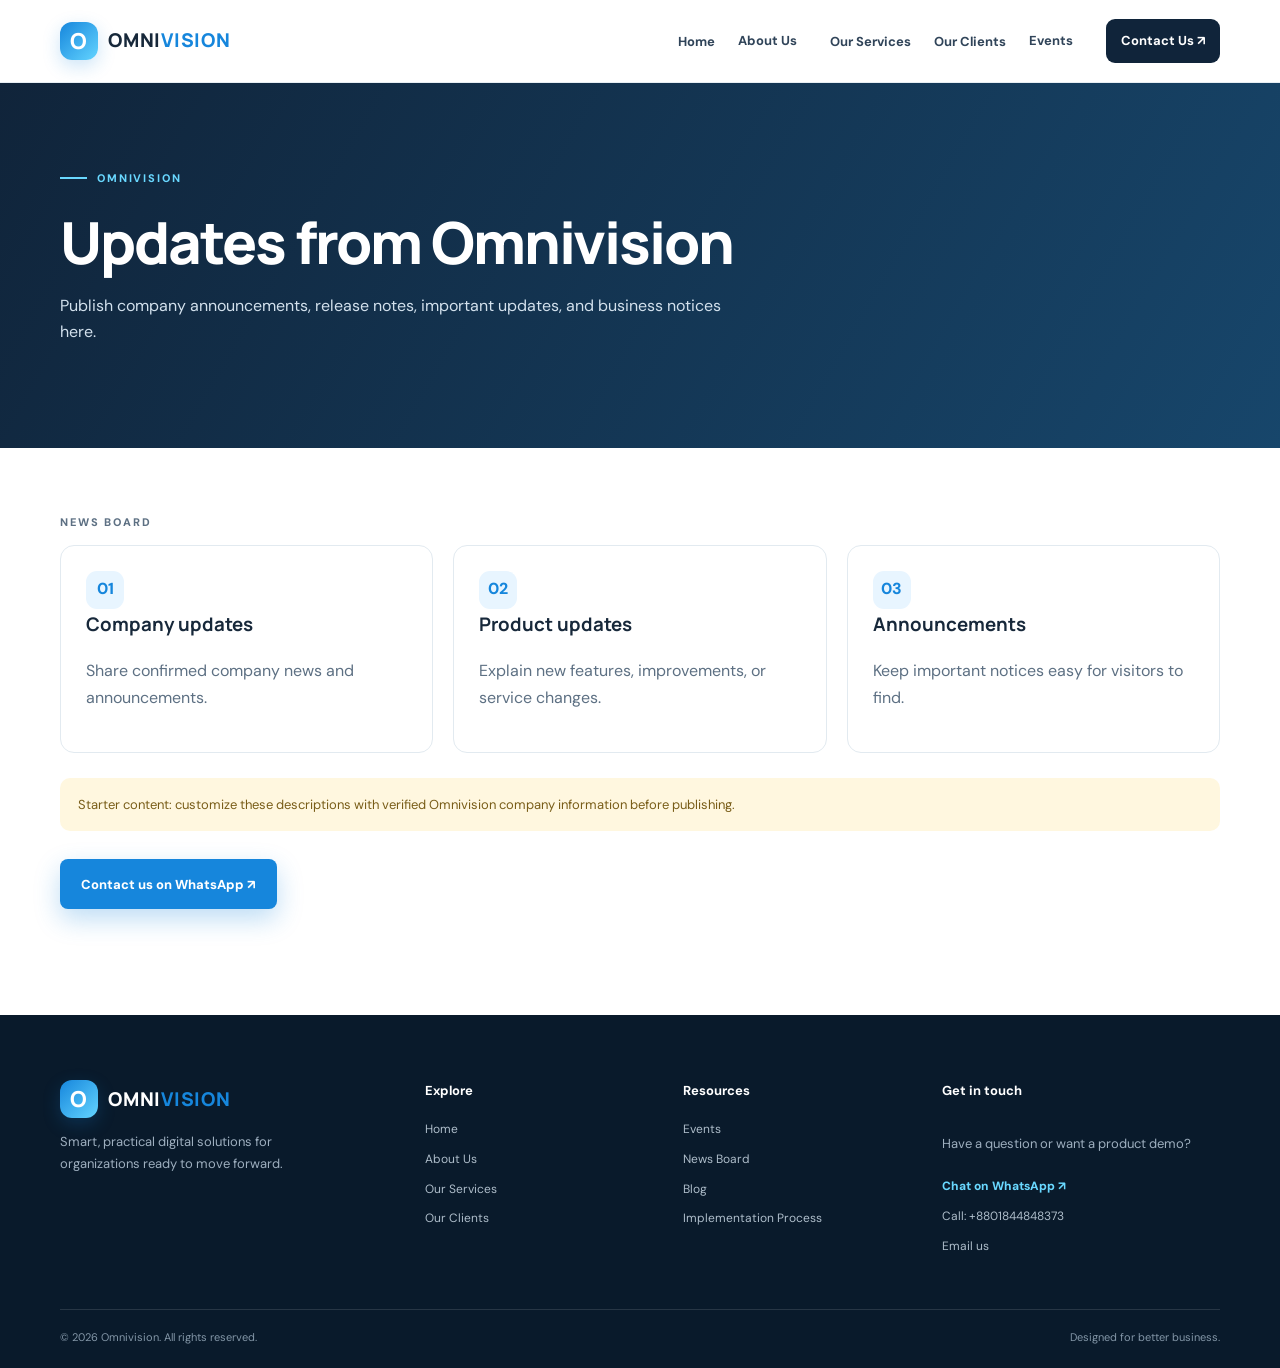
<file: Particals/newsBoard.html>
<!DOCTYPE html>
<html lang="en">
<head>
  <meta charset="UTF-8">
  <meta name="viewport" content="width=device-width, initial-scale=1.0">
  <meta name="description" content="News Board | Omnivision">
  <title>News Board | Omnivision</title>
  <link rel="stylesheet" href="../style.css">
  <script src="../script.js" defer></script>
</head>
<body>
  <header class="site-header">
    <nav class="navbar container" aria-label="Main navigation">
      <a class="brand" href="../index.html"><span class="brand-mark">O</span><span>OMNI<span class="brand-accent">VISION</span></span></a>
      <button class="menu-toggle" type="button" aria-label="Open navigation menu" aria-expanded="false"><span></span><span></span><span></span></button>
      <ul class="nav-links">
        <li><a href="../index.html">Home</a></li>
        <li class="has-dropdown"><div class="nav-about-row"><a href="about.html">About Us</a><button class="nav-dropdown-toggle" type="button" aria-label="Open About Us submenu" aria-expanded="false"><span class="chevron">⌄</span></button></div>
          <ul class="dropdown">
            
            <li><a href="chooseUs.html">Why Choose Us</a></li>
            <li><a href="solution.html#implementation-process">Implementation Process</a></li>
            <li><a href="solution.html#lead-team">Lead Team</a></li>
          </ul>
        </li>
        <li><a href="ourServices.html">Our Services</a></li>
        <li><a href="ourClients.html">Our Clients</a></li>
        <li class="has-dropdown"><div class="nav-about-row"><a href="event.html">Events</a><button class="nav-dropdown-toggle" type="button" aria-label="Open Events submenu" aria-expanded="false"><span class="chevron" aria-hidden="true">⌄</span></button></div>
          <ul class="dropdown"><li><a href="newsBoard.html">News Board</a></li><li><a href="Blog.html">Blog</a></li></ul>
        </li>
        <li><a class="nav-contact" href="https://wa.me/8801844848373?text=Hello%20Omnivision" target="_blank" rel="noopener">Contact Us ↗</a></li>
      </ul>
    </nav>
  </header>
  <main>
    <section class="page-hero"><div class="container"><p class="eyebrow"><span class="eyebrow-line"></span> OMNIVISION</p><h1>Updates from Omnivision</h1><p>Publish company announcements, release notes, important updates, and business notices here.</p></div></section>
    <section class="content-section"><div class="container"><p class="eyebrow eyebrow-dark">NEWS BOARD</p><div class="content-grid">
          <article class="info-card"><span class="number">01</span><h3>Company updates</h3><p>Share confirmed company news and announcements.</p></article>
          <article class="info-card"><span class="number">02</span><h3>Product updates</h3><p>Explain new features, improvements, or service changes.</p></article>
          <article class="info-card"><span class="number">03</span><h3>Announcements</h3><p>Keep important notices easy for visitors to find.</p></article>
    </div>
    <div class="note">Starter content: customize these descriptions with verified Omnivision company information before publishing.</div>
    <p style="margin-top:28px"><a class="btn btn-primary" href="https://wa.me/8801844848373?text=Hello%20Omnivision" target="_blank" rel="noopener">Contact us on WhatsApp ↗</a></p>
    </div></section>
  </main>
  <footer class="site-footer"><div class="container footer-main">
    <div class="footer-brand-block"><a class="brand brand-footer" href="../index.html"><span class="brand-mark">O</span><span>OMNI<span class="brand-accent">VISION</span></span></a><p>Smart, practical digital solutions for organizations ready to move forward.</p></div>
    <div class="footer-col"><h3>Explore</h3><a href="../index.html">Home</a><a href="about.html">About Us</a><a href="ourServices.html">Our Services</a><a href="ourClients.html">Our Clients</a></div>
    <div class="footer-col"><h3>Resources</h3><a href="event.html">Events</a><a href="newsBoard.html">News Board</a><a href="Blog.html">Blog</a><a href="solution.html#implementation-process">Implementation Process</a></div>
    <div class="footer-col"><h3>Get in touch</h3><p>Have a question or want a product demo?</p><a class="footer-whatsapp" href="https://wa.me/8801844848373?text=Hello%20Omnivision" target="_blank" rel="noopener">Chat on WhatsApp ↗</a><a class="footer-contact-link" href="tel:+8801844848373">Call: +8801844848373</a><a class="footer-contact-link" href="mailto:sasohagahmed21425@gmail.com">Email us</a></div>
  </div><div class="container footer-bottom"><span>© <span id="current-year">2026</span> Omnivision. All rights reserved.</span><span>Designed for better business.</span></div></footer>
</body>
</html>
</file>
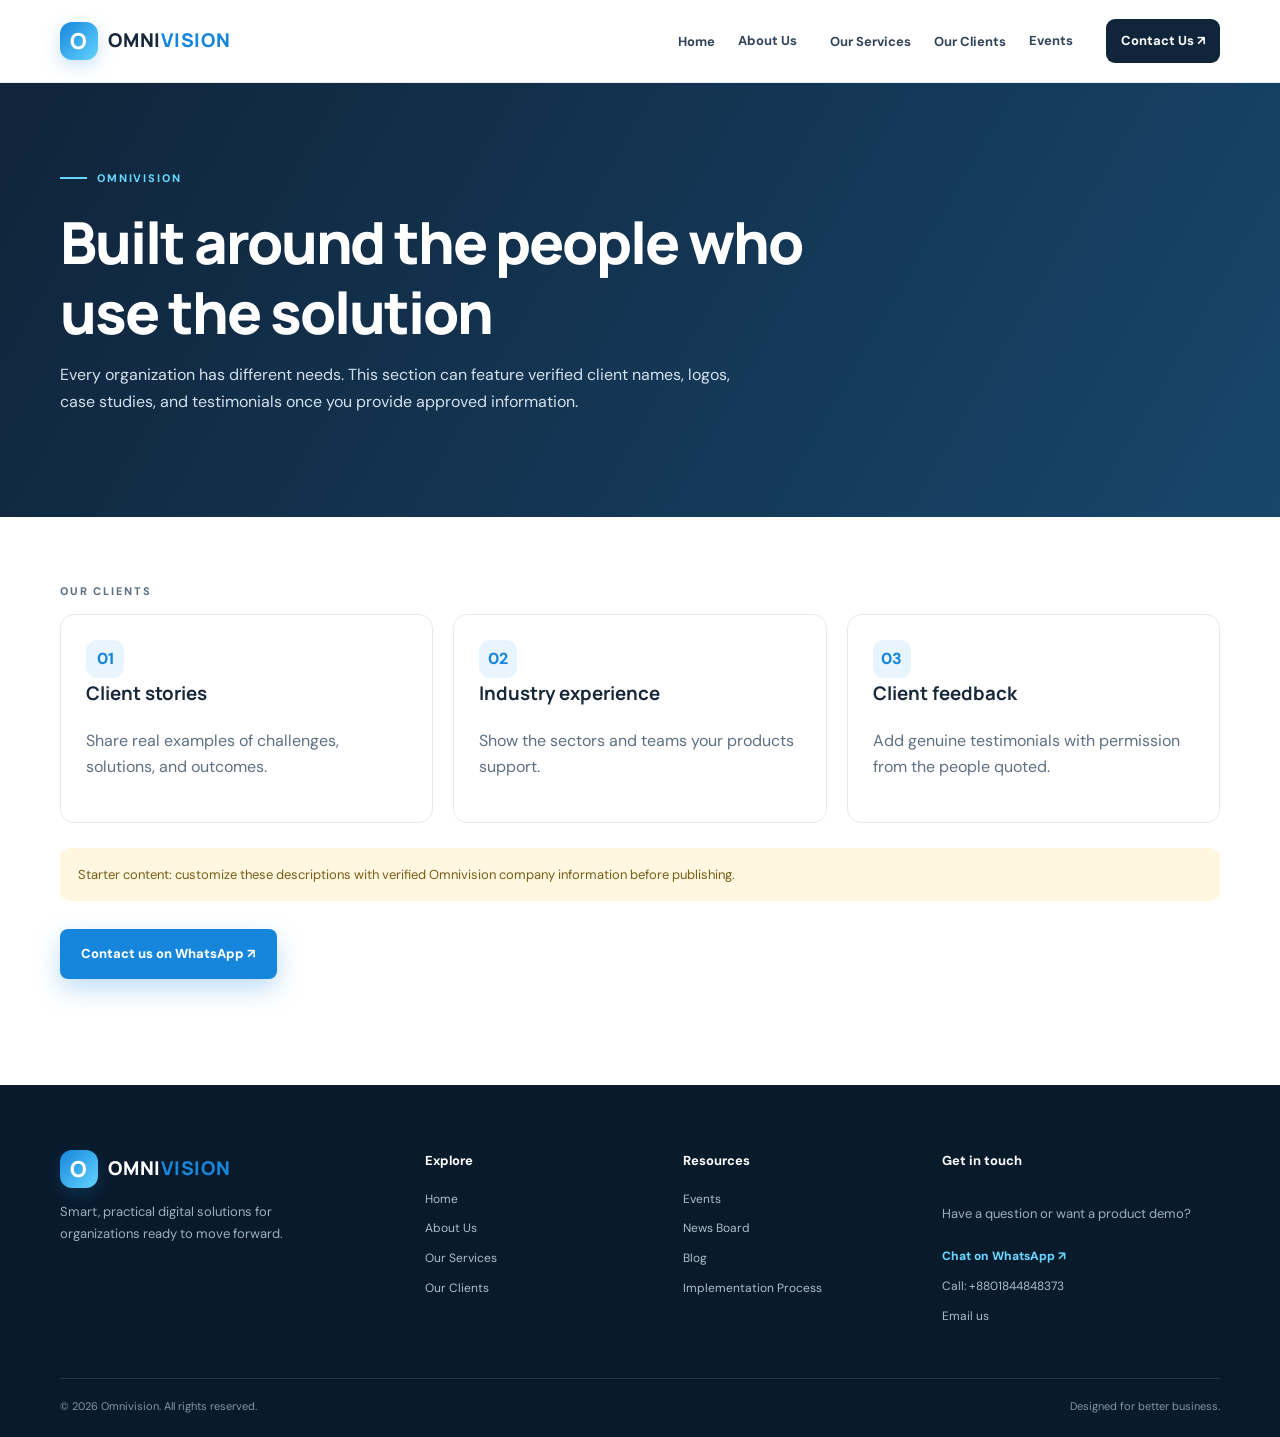
<file: Particals/ourClients.html>
<!DOCTYPE html>
<html lang="en">
<head>
  <meta charset="UTF-8">
  <meta name="viewport" content="width=device-width, initial-scale=1.0">
  <meta name="description" content="Our Clients | Omnivision">
  <title>Our Clients | Omnivision</title>
  <link rel="stylesheet" href="../style.css">
  <script src="../script.js" defer></script>
</head>
<body>
  <header class="site-header">
    <nav class="navbar container" aria-label="Main navigation">
      <a class="brand" href="../index.html"><span class="brand-mark">O</span><span>OMNI<span class="brand-accent">VISION</span></span></a>
      <button class="menu-toggle" type="button" aria-label="Open navigation menu" aria-expanded="false"><span></span><span></span><span></span></button>
      <ul class="nav-links">
        <li><a href="../index.html">Home</a></li>
        <li class="has-dropdown"><div class="nav-about-row"><a href="about.html">About Us</a><button class="nav-dropdown-toggle" type="button" aria-label="Open About Us submenu" aria-expanded="false"><span class="chevron">⌄</span></button></div>
          <ul class="dropdown">
            
            <li><a href="chooseUs.html">Why Choose Us</a></li>
            <li><a href="solution.html#implementation-process">Implementation Process</a></li>
            <li><a href="solution.html#lead-team">Lead Team</a></li>
          </ul>
        </li>
        <li><a href="ourServices.html">Our Services</a></li>
        <li><a href="ourClients.html">Our Clients</a></li>
        <li class="has-dropdown"><div class="nav-about-row"><a href="event.html">Events</a><button class="nav-dropdown-toggle" type="button" aria-label="Open Events submenu" aria-expanded="false"><span class="chevron" aria-hidden="true">⌄</span></button></div>
          <ul class="dropdown"><li><a href="newsBoard.html">News Board</a></li><li><a href="Blog.html">Blog</a></li></ul>
        </li>
        <li><a class="nav-contact" href="https://wa.me/8801844848373?text=Hello%20Omnivision" target="_blank" rel="noopener">Contact Us ↗</a></li>
      </ul>
    </nav>
  </header>
  <main>
    <section class="page-hero"><div class="container"><p class="eyebrow"><span class="eyebrow-line"></span> OMNIVISION</p><h1>Built around the people who use the solution</h1><p>Every organization has different needs. This section can feature verified client names, logos, case studies, and testimonials once you provide approved information.</p></div></section>
    <section class="content-section"><div class="container"><p class="eyebrow eyebrow-dark">OUR CLIENTS</p><div class="content-grid">
          <article class="info-card"><span class="number">01</span><h3>Client stories</h3><p>Share real examples of challenges, solutions, and outcomes.</p></article>
          <article class="info-card"><span class="number">02</span><h3>Industry experience</h3><p>Show the sectors and teams your products support.</p></article>
          <article class="info-card"><span class="number">03</span><h3>Client feedback</h3><p>Add genuine testimonials with permission from the people quoted.</p></article>
    </div>
    <div class="note">Starter content: customize these descriptions with verified Omnivision company information before publishing.</div>
    <p style="margin-top:28px"><a class="btn btn-primary" href="https://wa.me/8801844848373?text=Hello%20Omnivision" target="_blank" rel="noopener">Contact us on WhatsApp ↗</a></p>
    </div></section>
  </main>
  <footer class="site-footer"><div class="container footer-main">
    <div class="footer-brand-block"><a class="brand brand-footer" href="../index.html"><span class="brand-mark">O</span><span>OMNI<span class="brand-accent">VISION</span></span></a><p>Smart, practical digital solutions for organizations ready to move forward.</p></div>
    <div class="footer-col"><h3>Explore</h3><a href="../index.html">Home</a><a href="about.html">About Us</a><a href="ourServices.html">Our Services</a><a href="ourClients.html">Our Clients</a></div>
    <div class="footer-col"><h3>Resources</h3><a href="event.html">Events</a><a href="newsBoard.html">News Board</a><a href="Blog.html">Blog</a><a href="solution.html#implementation-process">Implementation Process</a></div>
    <div class="footer-col"><h3>Get in touch</h3><p>Have a question or want a product demo?</p><a class="footer-whatsapp" href="https://wa.me/8801844848373?text=Hello%20Omnivision" target="_blank" rel="noopener">Chat on WhatsApp ↗</a><a class="footer-contact-link" href="tel:+8801844848373">Call: +8801844848373</a><a class="footer-contact-link" href="mailto:sasohagahmed21425@gmail.com">Email us</a></div>
  </div><div class="container footer-bottom"><span>© <span id="current-year">2026</span> Omnivision. All rights reserved.</span><span>Designed for better business.</span></div></footer>
</body>
</html>
</file>
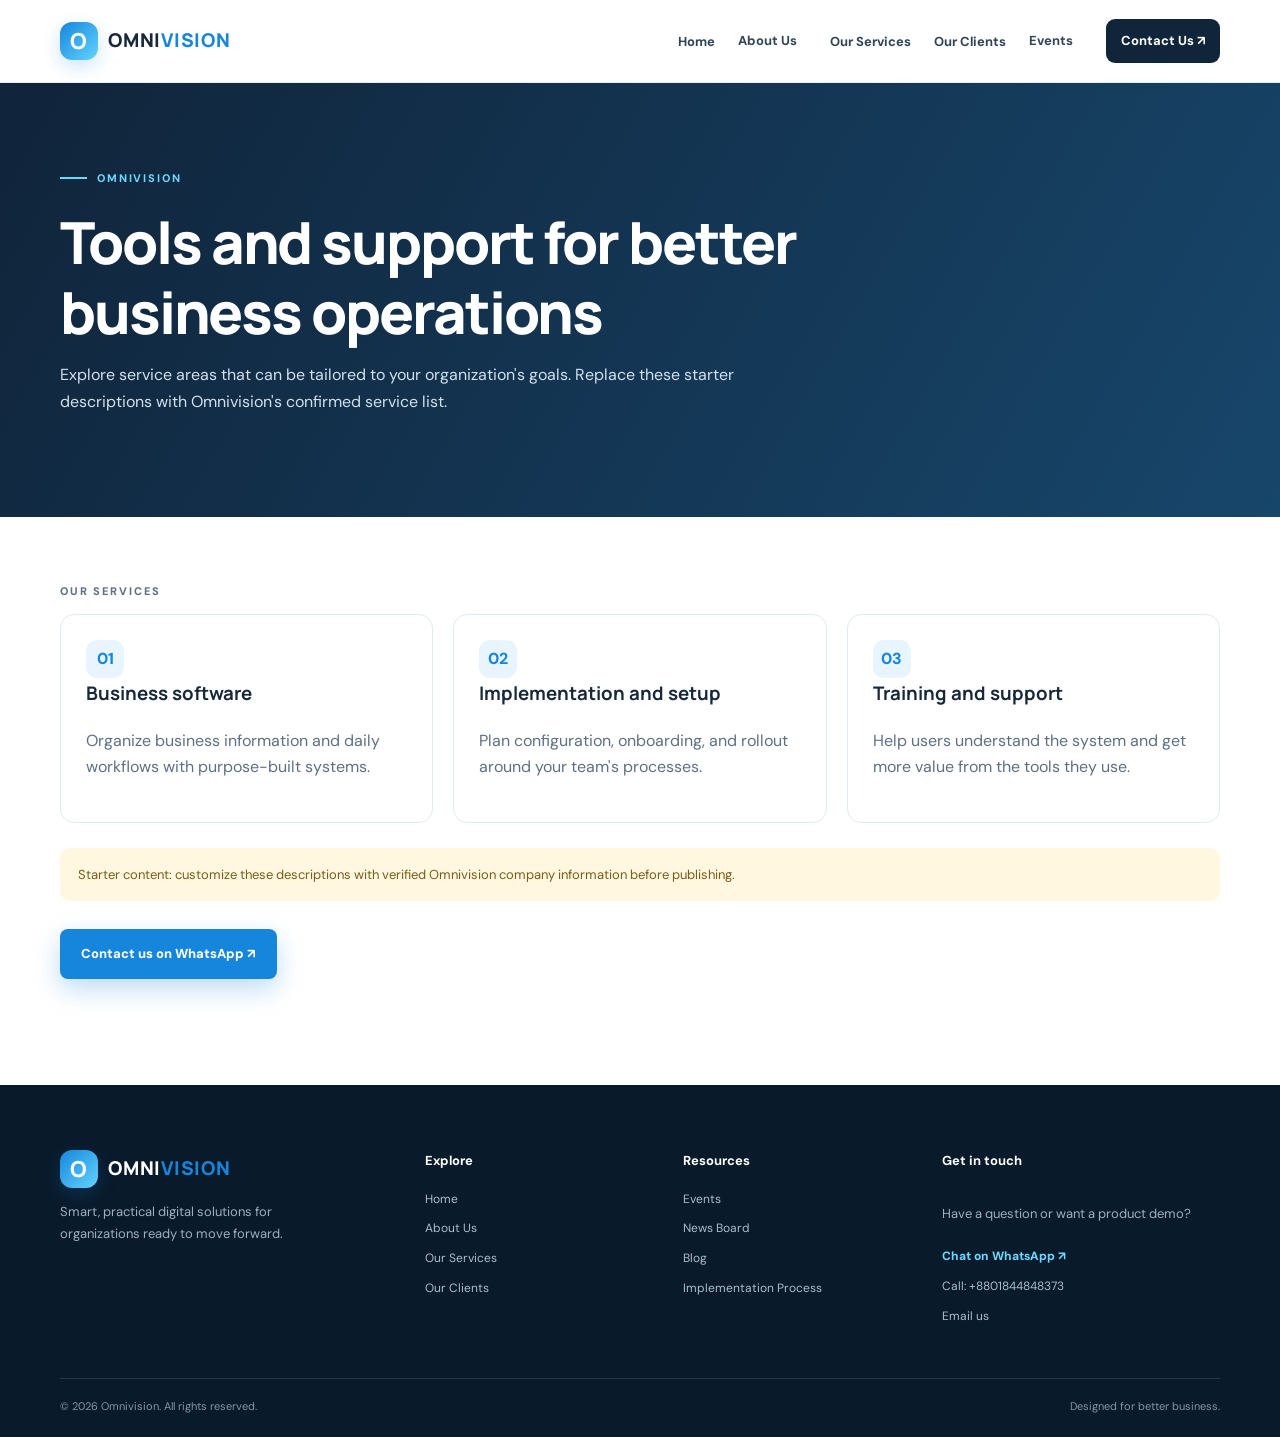
<file: Particals/ourServices.html>
<!DOCTYPE html>
<html lang="en">
<head>
  <meta charset="UTF-8">
  <meta name="viewport" content="width=device-width, initial-scale=1.0">
  <meta name="description" content="Our Services | Omnivision">
  <title>Our Services | Omnivision</title>
  <link rel="stylesheet" href="../style.css">
  <script src="../script.js" defer></script>
</head>
<body>
  <header class="site-header">
    <nav class="navbar container" aria-label="Main navigation">
      <a class="brand" href="../index.html"><span class="brand-mark">O</span><span>OMNI<span class="brand-accent">VISION</span></span></a>
      <button class="menu-toggle" type="button" aria-label="Open navigation menu" aria-expanded="false"><span></span><span></span><span></span></button>
      <ul class="nav-links">
        <li><a href="../index.html">Home</a></li>
        <li class="has-dropdown"><div class="nav-about-row"><a href="about.html">About Us</a><button class="nav-dropdown-toggle" type="button" aria-label="Open About Us submenu" aria-expanded="false"><span class="chevron">⌄</span></button></div>
          <ul class="dropdown">
            
            <li><a href="chooseUs.html">Why Choose Us</a></li>
            <li><a href="solution.html#implementation-process">Implementation Process</a></li>
            <li><a href="solution.html#lead-team">Lead Team</a></li>
          </ul>
        </li>
        <li><a href="ourServices.html">Our Services</a></li>
        <li><a href="ourClients.html">Our Clients</a></li>
        <li class="has-dropdown"><div class="nav-about-row"><a href="event.html">Events</a><button class="nav-dropdown-toggle" type="button" aria-label="Open Events submenu" aria-expanded="false"><span class="chevron" aria-hidden="true">⌄</span></button></div>
          <ul class="dropdown"><li><a href="newsBoard.html">News Board</a></li><li><a href="Blog.html">Blog</a></li></ul>
        </li>
        <li><a class="nav-contact" href="https://wa.me/8801844848373?text=Hello%20Omnivision" target="_blank" rel="noopener">Contact Us ↗</a></li>
      </ul>
    </nav>
  </header>
  <main>
    <section class="page-hero"><div class="container"><p class="eyebrow"><span class="eyebrow-line"></span> OMNIVISION</p><h1>Tools and support for better business operations</h1><p>Explore service areas that can be tailored to your organization's goals. Replace these starter descriptions with Omnivision's confirmed service list.</p></div></section>
    <section class="content-section"><div class="container"><p class="eyebrow eyebrow-dark">OUR SERVICES</p><div class="content-grid">
          <article class="info-card"><span class="number">01</span><h3>Business software</h3><p>Organize business information and daily workflows with purpose-built systems.</p></article>
          <article class="info-card"><span class="number">02</span><h3>Implementation and setup</h3><p>Plan configuration, onboarding, and rollout around your team's processes.</p></article>
          <article class="info-card"><span class="number">03</span><h3>Training and support</h3><p>Help users understand the system and get more value from the tools they use.</p></article>
    </div>
    <div class="note">Starter content: customize these descriptions with verified Omnivision company information before publishing.</div>
    <p style="margin-top:28px"><a class="btn btn-primary" href="https://wa.me/8801844848373?text=Hello%20Omnivision" target="_blank" rel="noopener">Contact us on WhatsApp ↗</a></p>
    </div></section>
  </main>
  <footer class="site-footer"><div class="container footer-main">
    <div class="footer-brand-block"><a class="brand brand-footer" href="../index.html"><span class="brand-mark">O</span><span>OMNI<span class="brand-accent">VISION</span></span></a><p>Smart, practical digital solutions for organizations ready to move forward.</p></div>
    <div class="footer-col"><h3>Explore</h3><a href="../index.html">Home</a><a href="about.html">About Us</a><a href="ourServices.html">Our Services</a><a href="ourClients.html">Our Clients</a></div>
    <div class="footer-col"><h3>Resources</h3><a href="event.html">Events</a><a href="newsBoard.html">News Board</a><a href="Blog.html">Blog</a><a href="solution.html#implementation-process">Implementation Process</a></div>
    <div class="footer-col"><h3>Get in touch</h3><p>Have a question or want a product demo?</p><a class="footer-whatsapp" href="https://wa.me/8801844848373?text=Hello%20Omnivision" target="_blank" rel="noopener">Chat on WhatsApp ↗</a><a class="footer-contact-link" href="tel:+8801844848373">Call: +8801844848373</a><a class="footer-contact-link" href="mailto:sasohagahmed21425@gmail.com">Email us</a></div>
  </div><div class="container footer-bottom"><span>© <span id="current-year">2026</span> Omnivision. All rights reserved.</span><span>Designed for better business.</span></div></footer>
</body>
</html>
</file>
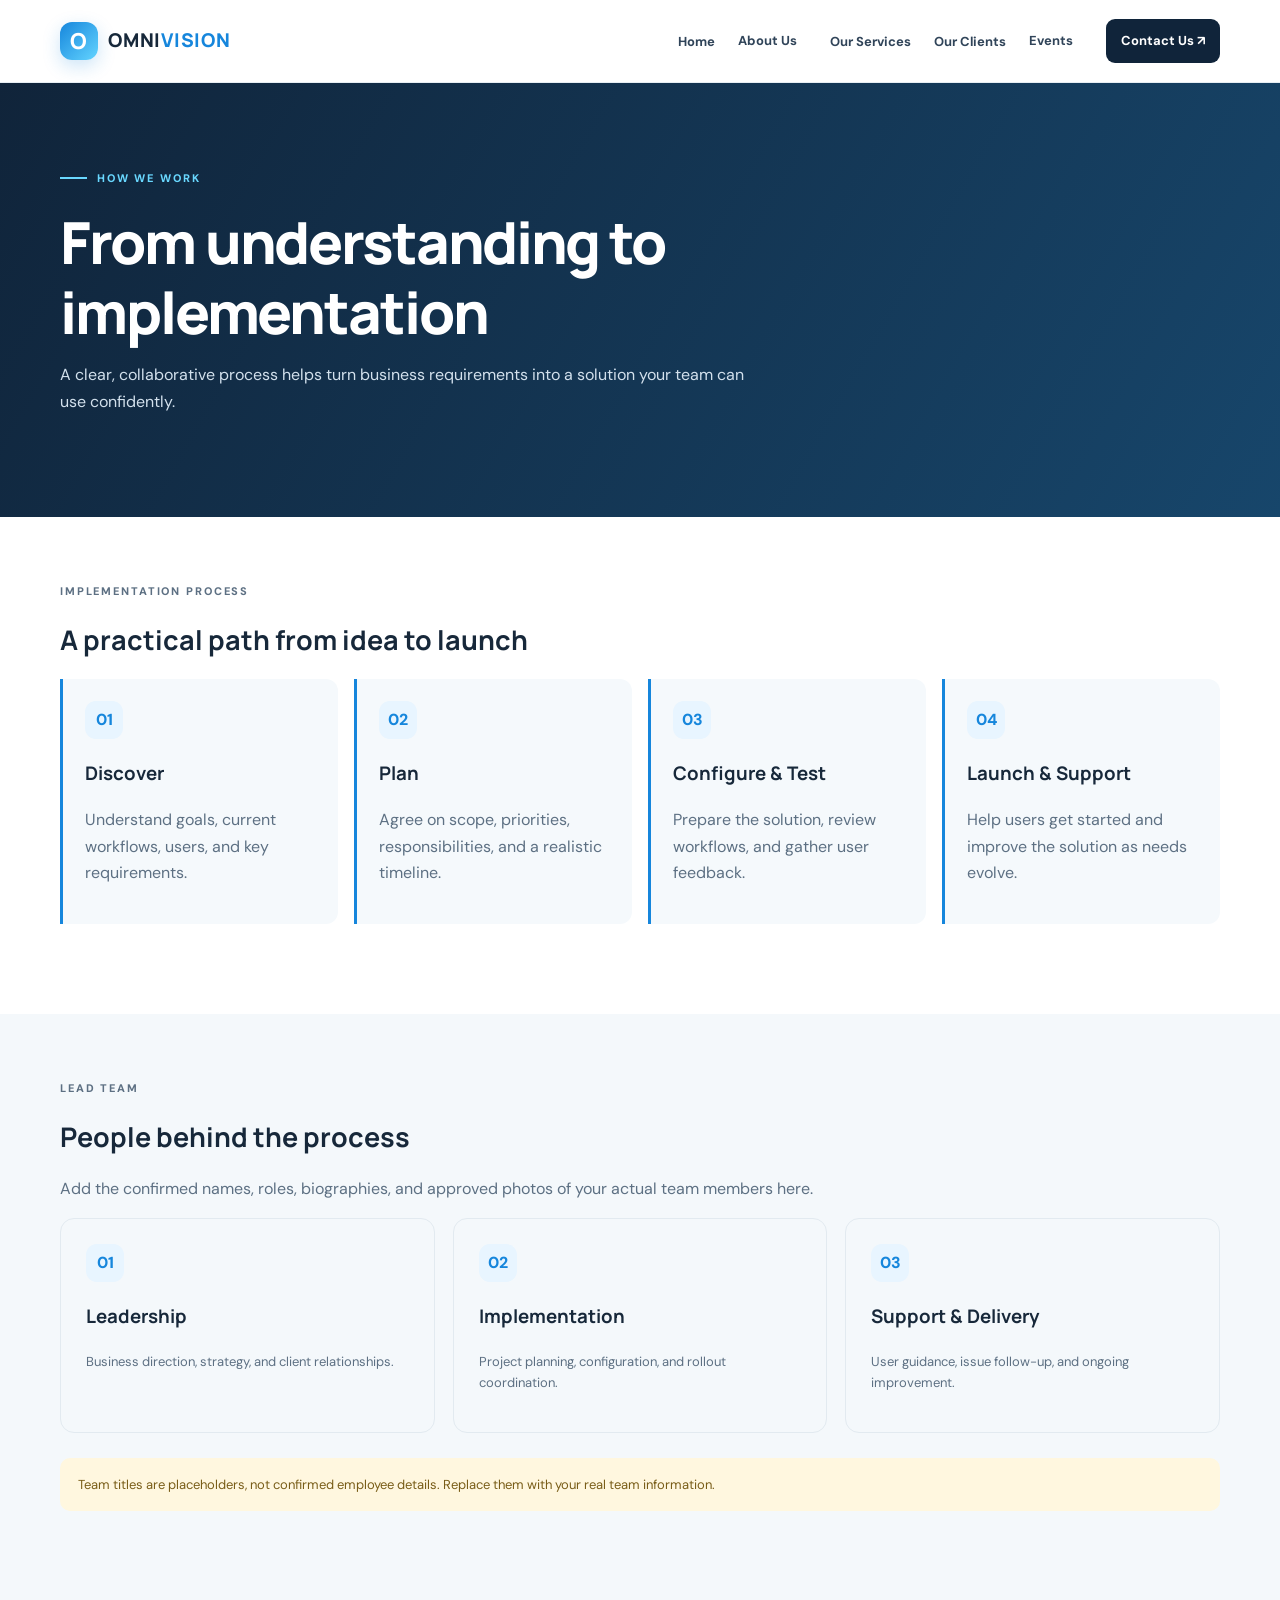
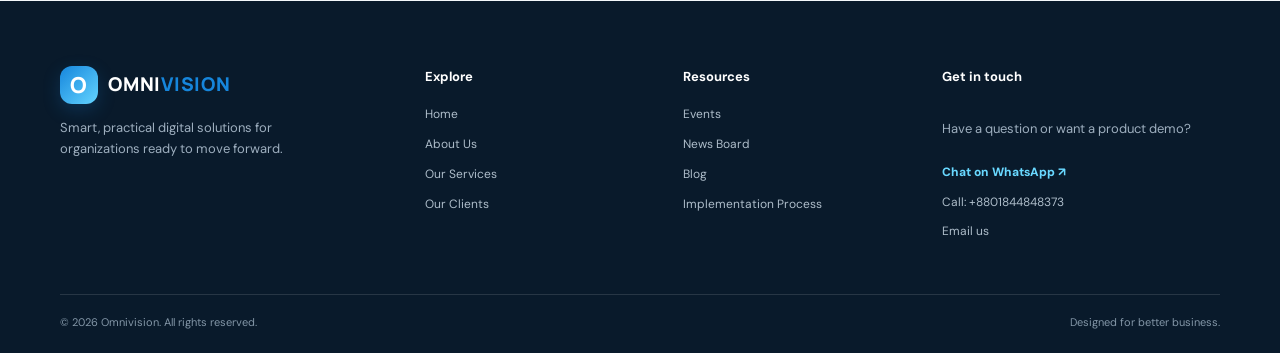
<file: Particals/solution.html>
<!DOCTYPE html>
<html lang="en">
<head>
  <meta charset="UTF-8"><meta name="viewport" content="width=device-width, initial-scale=1.0">
  <title>Implementation Process & Lead Team | Omnivision</title>
  <link rel="stylesheet" href="../style.css"><script src="../script.js" defer></script>
</head>
<body>
<header class="site-header"><nav class="navbar container" aria-label="Main navigation">
<a class="brand" href="../index.html"><span class="brand-mark">O</span><span>OMNI<span class="brand-accent">VISION</span></span></a>
<button class="menu-toggle" type="button" aria-label="Open navigation menu" aria-expanded="false"><span></span><span></span><span></span></button>
<ul class="nav-links">
<li><a href="../index.html">Home</a></li><li class="has-dropdown"><div class="nav-about-row"><a href="about.html">About Us</a><button class="nav-dropdown-toggle" type="button" aria-label="Open About Us submenu" aria-expanded="false"><span class="chevron">⌄</span></button></div><ul class="dropdown"><li><a href="chooseUs.html">Why Choose Us</a></li><li><a href="#implementation-process">Implementation Process</a></li><li><a href="#lead-team">Lead Team</a></li></ul></li>
<li><a href="ourServices.html">Our Services</a></li><li><a href="ourClients.html">Our Clients</a></li><li class="has-dropdown"><div class="nav-about-row"><a href="event.html">Events</a><button class="nav-dropdown-toggle" type="button" aria-label="Open Events submenu" aria-expanded="false"><span class="chevron" aria-hidden="true">⌄</span></button></div>
          <ul class="dropdown"><li><a href="newsBoard.html">News Board</a></li><li><a href="Blog.html">Blog</a></li></ul>
        </li><li><a class="nav-contact" href="https://wa.me/8801844848373?text=Hello%20Omnivision" target="_blank" rel="noopener">Contact Us ↗</a></li>
</ul></nav></header>
<main>
<section class="page-hero"><div class="container"><p class="eyebrow"><span class="eyebrow-line"></span> HOW WE WORK</p><h1>From understanding to implementation</h1><p>A clear, collaborative process helps turn business requirements into a solution your team can use confidently.</p></div></section>
<section class="content-section" id="implementation-process"><div class="container"><p class="eyebrow eyebrow-dark">IMPLEMENTATION PROCESS</p><h2>A practical path from idea to launch</h2><div class="timeline">
<div class="timeline-step"><span class="number">01</span><h3>Discover</h3><p>Understand goals, current workflows, users, and key requirements.</p></div>
<div class="timeline-step"><span class="number">02</span><h3>Plan</h3><p>Agree on scope, priorities, responsibilities, and a realistic timeline.</p></div>
<div class="timeline-step"><span class="number">03</span><h3>Configure & Test</h3><p>Prepare the solution, review workflows, and gather user feedback.</p></div>
<div class="timeline-step"><span class="number">04</span><h3>Launch & Support</h3><p>Help users get started and improve the solution as needs evolve.</p></div>
</div></div></section>
<section class="content-section" id="lead-team" style="background:#f4f8fb"><div class="container"><p class="eyebrow eyebrow-dark">LEAD TEAM</p><h2>People behind the process</h2><p>Add the confirmed names, roles, biographies, and approved photos of your actual team members here.</p><div class="team-grid">
<article class="team-card"><span class="number">01</span><h3>Leadership</h3><p>Business direction, strategy, and client relationships.</p></article>
<article class="team-card"><span class="number">02</span><h3>Implementation</h3><p>Project planning, configuration, and rollout coordination.</p></article>
<article class="team-card"><span class="number">03</span><h3>Support & Delivery</h3><p>User guidance, issue follow-up, and ongoing improvement.</p></article>
</div><div class="note">Team titles are placeholders, not confirmed employee details. Replace them with your real team information.</div></div></section>
</main>
<footer class="site-footer"><div class="container footer-main"><div class="footer-brand-block"><a class="brand brand-footer" href="../index.html"><span class="brand-mark">O</span><span>OMNI<span class="brand-accent">VISION</span></span></a><p>Smart, practical digital solutions for organizations ready to move forward.</p></div><div class="footer-col"><h3>Explore</h3><a href="../index.html">Home</a><a href="about.html">About Us</a><a href="ourServices.html">Our Services</a><a href="ourClients.html">Our Clients</a></div><div class="footer-col"><h3>Resources</h3><a href="event.html">Events</a><a href="newsBoard.html">News Board</a><a href="Blog.html">Blog</a><a href="#implementation-process">Implementation Process</a></div><div class="footer-col"><h3>Get in touch</h3><p>Have a question or want a product demo?</p><a class="footer-whatsapp" href="https://wa.me/8801844848373?text=Hello%20Omnivision" target="_blank" rel="noopener">Chat on WhatsApp ↗</a><a class="footer-contact-link" href="tel:+8801844848373">Call: +8801844848373</a><a class="footer-contact-link" href="mailto:sasohagahmed21425@gmail.com">Email us</a></div></div><div class="container footer-bottom"><span>© <span id="current-year">2026</span> Omnivision. All rights reserved.</span><span>Designed for better business.</span></div></footer>
</body></html>
</file>
<file: style.css>
@import url('https://fonts.googleapis.com/css2?family=DM+Sans:wght@400;500;600;700&family=Manrope:wght@400;500;600;700;800&display=swap');

:root{--navy:#10243a;--navy-2:#172f49;--blue:#1686dc;--cyan:#69d8ff;--ink:#17283a;--muted:#66778a;--light:#f4f8fb;--white:#fff;--line:#e2eaf0;--shadow:0 20px 60px rgba(12,32,52,.12)}
*{box-sizing:border-box}html{scroll-behavior:smooth;scroll-padding-top:90px}body{margin:0;font-family:'DM Sans',sans-serif;color:var(--ink);line-height:1.65}a{color:inherit;text-decoration:none}button{font:inherit}.container{width:min(1160px,calc(100% - 48px));margin-inline:auto}
.site-header{position:sticky;top:0;z-index:100;background:rgba(255,255,255,.97);backdrop-filter:blur(14px);border-bottom:1px solid rgba(226,234,240,.8)}.navbar{height:82px;display:flex;align-items:center;justify-content:space-between;gap:24px}.brand{display:inline-flex;align-items:center;gap:10px;font-family:Manrope,sans-serif;font-weight:800;letter-spacing:.04em;font-size:19px;white-space:nowrap}.brand-mark{display:grid;place-items:center;width:38px;height:38px;border-radius:12px;background:linear-gradient(135deg,#1686dc,#63d4ff);color:#fff;font-size:22px;box-shadow:0 6px 18px rgba(22,134,220,.22)}.brand-accent{color:var(--blue)}.nav-links{list-style:none;display:flex;align-items:center;gap:23px;margin:0;padding:0}.nav-links>li{position:relative}.nav-links a,.nav-dropdown-toggle{font-size:13px;font-weight:700;color:#304459;transition:color .2s}.nav-links a:hover,.nav-dropdown-toggle:hover,.nav-links a.active{color:var(--blue)}.nav-dropdown-toggle{border:0;background:none;padding:12px 0;cursor:pointer}.chevron{font-size:17px;margin-left:4px}.nav-contact{display:inline-flex;align-items:center;gap:7px;padding:11px 15px;border-radius:9px;background:var(--navy);color:white!important}.nav-contact:hover{background:var(--blue)}.dropdown{position:absolute;top:calc(100% + 9px);left:-16px;min-width:220px;list-style:none;padding:9px;margin:0;background:#fff;border:1px solid var(--line);border-radius:12px;box-shadow:var(--shadow);opacity:0;visibility:hidden;transform:translateY(8px);transition:.2s;z-index:10}.dropdown a{display:block;padding:10px 12px;border-radius:7px;font-weight:600}.dropdown a:hover{background:#f0f7fc}.has-dropdown:hover>.dropdown,.has-dropdown:focus-within>.dropdown,.has-dropdown.open>.dropdown{opacity:1;visibility:visible;transform:translateY(0)}.menu-toggle{display:none;border:0;background:transparent;padding:8px}.menu-toggle span{display:block;width:24px;height:2px;background:var(--navy);margin:5px}
.hero{position:relative;min-height:690px;min-height:min(760px,calc(100vh - 82px));display:flex;align-items:center;overflow:hidden;background:#0c2035;color:#fff}.hero-slides,.hero-slide,.hero-overlay{position:absolute;inset:0}.hero-slide{background-position:center;background-size:cover;opacity:0;transform:scale(1.04);transition:opacity 1.1s ease,transform 6s ease}.hero-slide.active{opacity:1;transform:scale(1)}.hero-overlay{background:linear-gradient(90deg,rgba(7,22,39,.88) 0%,rgba(9,28,47,.72) 48%,rgba(8,25,43,.36) 100%),linear-gradient(0deg,rgba(8,24,42,.48),transparent 48%)}.hero-content{position:relative;z-index:2;padding-top:80px;padding-bottom:100px}.eyebrow{display:flex;align-items:center;gap:10px;color:var(--cyan);font-size:11px;letter-spacing:.17em;font-weight:800;margin:0 0 20px}.eyebrow-line{width:27px;height:2px;background:var(--cyan)}.hero h1{font-family:Manrope,sans-serif;font-size:clamp(42px,6vw,76px);line-height:1.1;letter-spacing:-.045em;max-width:760px;margin:0 0 23px;font-weight:800}.hero h1 span{color:var(--cyan)}.hero-description{max-width:610px;color:#dbe6ef;font-size:17px;line-height:1.8;margin:0 0 30px}.hero-actions{display:flex;gap:13px;flex-wrap:wrap}.btn{display:inline-flex;align-items:center;justify-content:center;gap:14px;min-height:50px;padding:0 21px;border-radius:8px;font-size:13px;font-weight:800;transition:transform .2s,background .2s,box-shadow .2s}.btn:hover{transform:translateY(-2px)}.btn-primary{background:var(--blue);color:#fff;box-shadow:0 10px 26px rgba(22,134,220,.28)}.btn-primary:hover{background:#0873c3}.btn-outline{border:1px solid rgba(255,255,255,.65);color:#fff;background:rgba(255,255,255,.05)}.btn-outline:hover{background:rgba(255,255,255,.15)}.hero-trust{display:flex;align-items:center;gap:9px;margin-top:38px;color:#d4e1ec;font-size:12px}.trust-dot{width:7px;height:7px;border-radius:50%;background:#6be3b2;box-shadow:0 0 0 5px rgba(107,227,178,.13)}.slider-controls{position:absolute;z-index:3;right:max(24px,calc((100vw - 1160px)/2));bottom:34px;display:flex;align-items:center;gap:14px}.slider-arrow{width:38px;height:38px;border-radius:50%;border:1px solid rgba(255,255,255,.4);background:rgba(255,255,255,.1);color:#fff;cursor:pointer}.slider-arrow:hover{background:var(--blue)}.slider-dots{display:flex;align-items:center;gap:7px}.slider-dot{height:7px;width:7px;border:0;border-radius:20px;padding:0;background:rgba(255,255,255,.48);cursor:pointer;transition:.25s}.slider-dot.active{width:22px;background:var(--cyan)}.scroll-cue{position:absolute;z-index:3;left:max(24px,calc((100vw - 1160px)/2));bottom:43px;display:flex;align-items:center;gap:11px;color:#d4e1ec;font-size:9px;letter-spacing:.15em;font-weight:800}.scroll-cue span{display:block;width:23px;height:1px;background:var(--cyan)}
.section-pad{padding:100px 0}.intro-grid{display:grid;grid-template-columns:1fr 1fr;gap:70px;align-items:center}.eyebrow-dark{color:var(--blue);margin-bottom:14px}.intro-grid h2,.section-heading h2,.cta-content h2,.page-hero h1{font-family:Manrope,sans-serif;font-size:clamp(30px,4vw,46px);line-height:1.2;letter-spacing:-.035em;margin:0;font-weight:800}.intro-grid h2 span{color:var(--blue)}.intro-copy p{color:var(--muted);margin:0 0 22px;font-size:15px}.text-link{display:inline-flex;align-items:center;gap:10px;color:var(--blue);font-size:13px;font-weight:800}.text-link span{transition:transform .2s}.text-link:hover span{transform:translateX(4px)}.services-preview{background:var(--light)}.section-heading{display:flex;justify-content:space-between;align-items:end;gap:24px;margin-bottom:36px}.section-heading h2{font-size:clamp(28px,3.4vw,40px)}.service-grid{display:grid;grid-template-columns:repeat(3,1fr);gap:20px}.service-card{background:#fff;padding:30px;border:1px solid var(--line);border-radius:15px;transition:transform .2s,box-shadow .2s}.service-card:hover{transform:translateY(-5px);box-shadow:var(--shadow)}.service-icon{display:grid;place-items:center;width:48px;height:48px;border-radius:13px;background:#e8f5ff;color:var(--blue);font-size:25px;margin-bottom:23px}.service-card h3{font-family:Manrope,sans-serif;font-size:19px;margin:0 0 10px}.service-card p{color:var(--muted);font-size:13px;margin:0 0 22px}.service-card>a{font-size:12px;color:var(--blue);font-weight:800}.service-card>a span{margin-left:6px}.cta-band{background:linear-gradient(120deg,#10243a,#17466b);color:#fff;padding:54px 0}.cta-content{display:flex;align-items:center;justify-content:space-between;gap:30px}.cta-content .eyebrow{margin-bottom:10px}.cta-content h2{font-size:clamp(26px,3vw,36px);max-width:660px}.btn-light{background:#fff;color:var(--navy);white-space:nowrap}.btn-light:hover{background:#e9f6ff}.site-footer{background:#091a2b;color:#dce6ef}.footer-main{display:grid;grid-template-columns:1.5fr 1fr 1fr 1.3fr;gap:44px;padding-top:65px;padding-bottom:52px}.brand-footer{color:#fff}.footer-brand-block p,.footer-col p{color:#9eafbf;font-size:13px;max-width:270px}.footer-col{display:flex;flex-direction:column;align-items:flex-start;gap:10px}.footer-col h3{font-size:13px;color:#fff;margin:0 0 8px}.footer-col>a{font-size:12px;color:#aebdca}.footer-col>a:hover{color:var(--cyan)}.footer-whatsapp{color:var(--cyan)!important;font-weight:800}.footer-col small{font-size:10px;color:#8396a7}.footer-bottom{display:flex;justify-content:space-between;gap:20px;border-top:1px solid rgba(255,255,255,.12);padding-top:18px;padding-bottom:22px;color:#8396a7;font-size:11px}
.page-hero{background:linear-gradient(120deg,#10243a,#17466b);color:#fff;padding:86px 0}.page-hero h1{font-size:clamp(36px,5vw,58px);max-width:850px}.page-hero p:not(.eyebrow){max-width:700px;color:#d3e1ed;font-size:16px}.content-section{padding:65px 0 90px}.content-section h2{font-family:Manrope,sans-serif;font-size:27px;line-height:1.25}.content-section h3{font-family:Manrope,sans-serif}.content-section p,.content-section li{color:#5d7083}.content-grid{display:grid;grid-template-columns:repeat(3,1fr);gap:20px}.info-card{border:1px solid var(--line);border-radius:14px;padding:25px;background:#fff}.info-card h3{margin-top:0}.number{display:inline-grid;place-items:center;width:38px;height:38px;border-radius:11px;background:#e8f5ff;color:var(--blue);font-weight:800}.timeline{display:grid;grid-template-columns:repeat(4,1fr);gap:16px}.timeline-step{padding:22px;border-left:3px solid var(--blue);background:#f5f9fc;border-radius:0 12px 12px 0}.team-grid{display:grid;grid-template-columns:repeat(3,1fr);gap:18px}.team-card{padding:25px;border:1px solid var(--line);border-radius:14px}.team-card p{font-size:13px}.note{padding:16px 18px;border-radius:10px;background:#fff7df;color:#795d18;font-size:13px;margin-top:25px}
@media(max-width:1000px){.nav-links{gap:14px}.nav-links a,.nav-dropdown-toggle{font-size:12px}.brand{font-size:17px}.footer-main{grid-template-columns:repeat(2,1fr)}}
@media(max-width:800px){.container{width:min(100% - 36px,650px)}.navbar{height:72px}.menu-toggle{display:block;z-index:12}.nav-links{position:absolute;left:0;right:0;top:72px;background:#fff;border-bottom:1px solid var(--line);box-shadow:0 15px 25px rgba(12,32,52,.1);display:none;flex-direction:column;align-items:stretch;gap:0;padding:12px 22px 20px;max-height:calc(100vh - 72px);overflow:auto}.nav-links.open{display:flex}.nav-links>li{width:100%}.nav-links>li>a,.nav-dropdown-toggle{display:flex;justify-content:space-between;align-items:center;width:100%;padding:13px 4px;font-size:14px;text-align:left}.nav-contact{justify-content:center!important;margin-top:8px}.dropdown{position:static;display:none;opacity:1;visibility:visible;transform:none;box-shadow:none;border:0;border-radius:0;padding:0 0 5px 13px;min-width:0}.has-dropdown.open>.dropdown{display:block}.dropdown a{padding:10px 12px}.hero{min-height:650px;min-height:calc(100svh - 72px)}.hero-content{padding-top:75px;padding-bottom:110px}.hero h1{font-size:clamp(40px,10vw,62px)}.hero-description{font-size:15px}.slider-controls{right:18px;bottom:22px}.scroll-cue{left:18px;bottom:34px}.section-pad{padding:70px 0}.intro-grid{grid-template-columns:1fr;gap:24px}.section-heading{align-items:flex-start;flex-direction:column}.service-grid,.content-grid,.team-grid{grid-template-columns:1fr}.timeline{grid-template-columns:repeat(2,1fr)}.cta-content{align-items:flex-start;flex-direction:column}.footer-main{gap:30px}}
@media(max-width:480px){.container{width:calc(100% - 30px)}.hero h1{font-size:39px}.hero-actions{flex-direction:column;align-items:stretch;max-width:280px}.hero-actions .btn{width:100%}.hero-trust{font-size:10px;max-width:280px}.scroll-cue{display:none}.slider-controls{left:15px;right:15px;justify-content:center}.footer-main{grid-template-columns:1fr;gap:25px;padding-top:45px}.footer-bottom{flex-direction:column;gap:5px}.timeline{grid-template-columns:1fr}.page-hero{padding:65px 0}.content-section{padding:45px 0 65px}}
@media(prefers-reduced-motion:reduce){*,*::before,*::after{scroll-behavior:auto!important;animation-duration:.01ms!important;transition-duration:.01ms!important}}

/* About Us is a real page link; the adjacent arrow opens its submenu. */
.nav-about-row{display:flex;align-items:center;gap:5px}
.nav-about-row>a{display:inline-flex;align-items:center;padding:12px 0}
.nav-about-row .nav-dropdown-toggle{padding:10px 2px;line-height:1}
@media(max-width:800px){
  .nav-about-row{width:100%;justify-content:space-between}
  .nav-about-row>a{flex:1;padding:13px 4px;font-size:14px}
  .nav-about-row .nav-dropdown-toggle{padding:13px 8px;font-size:16px}
}


/* Responsive navigation and layout refinements */
.chevron{display:none!important}
.nav-about-row{display:flex;align-items:center;gap:0}
.nav-about-row>a{display:inline-flex;align-items:center;padding:12px 0}
.nav-about-row .nav-dropdown-toggle{width:10px;min-width:10px;padding:12px 0;overflow:hidden;color:transparent}
.nav-about-row .nav-dropdown-toggle:focus-visible{outline:2px solid var(--blue);outline-offset:3px;border-radius:3px}
img,video,iframe,svg{max-width:100%}
.content-section,.page-hero,.site-footer,.site-header{min-width:0}
.container>*{min-width:0}
@media(max-width:800px){
  .nav-about-row{width:100%;justify-content:space-between}
  .nav-about-row>a{flex:1;padding:13px 4px;font-size:14px}
  .nav-about-row .nav-dropdown-toggle{width:20px;min-width:20px;padding:13px 0}
  .dropdown{width:100%}
  .hero{overflow:hidden}
  .hero-content{width:min(100% - 36px,650px)}
  .page-hero h1{overflow-wrap:anywhere}
  .content-grid,.service-grid,.team-grid,.timeline{min-width:0}
}
@media(max-width:480px){
  .brand{font-size:15px;gap:7px}
  .brand-mark{width:34px;height:34px;font-size:19px}
  .hero h1{font-size:clamp(32px,9vw,39px)}
  .page-hero h1{font-size:clamp(32px,9vw,42px)}
  .page-hero p:not(.eyebrow){font-size:14px}
  .info-card,.service-card,.team-card{padding:21px}
  .content-section h2{font-size:24px}
  .btn{max-width:100%;white-space:normal}
}


/* Direct contact options */
.contact-actions{display:flex;flex-wrap:wrap;gap:12px;margin-top:26px}
.btn-call,.btn-email{background:#eaf4fb;color:#12324b;border:1px solid #d2e4f2}
.btn-call:hover,.btn-email:hover{background:#dceefa}
.contact-card-link{display:inline-block;margin-top:8px;color:var(--blue);font-size:13px;font-weight:800;overflow-wrap:anywhere}
.contact-note{margin-top:28px;font-size:13px;color:var(--muted)}
.footer-contact-link{font-size:12px;color:#aebdca}
.footer-contact-link:hover{color:var(--cyan)}
@media(max-width:480px){.contact-actions{flex-direction:column;align-items:stretch}.contact-actions .btn{width:100%}}
</file>
